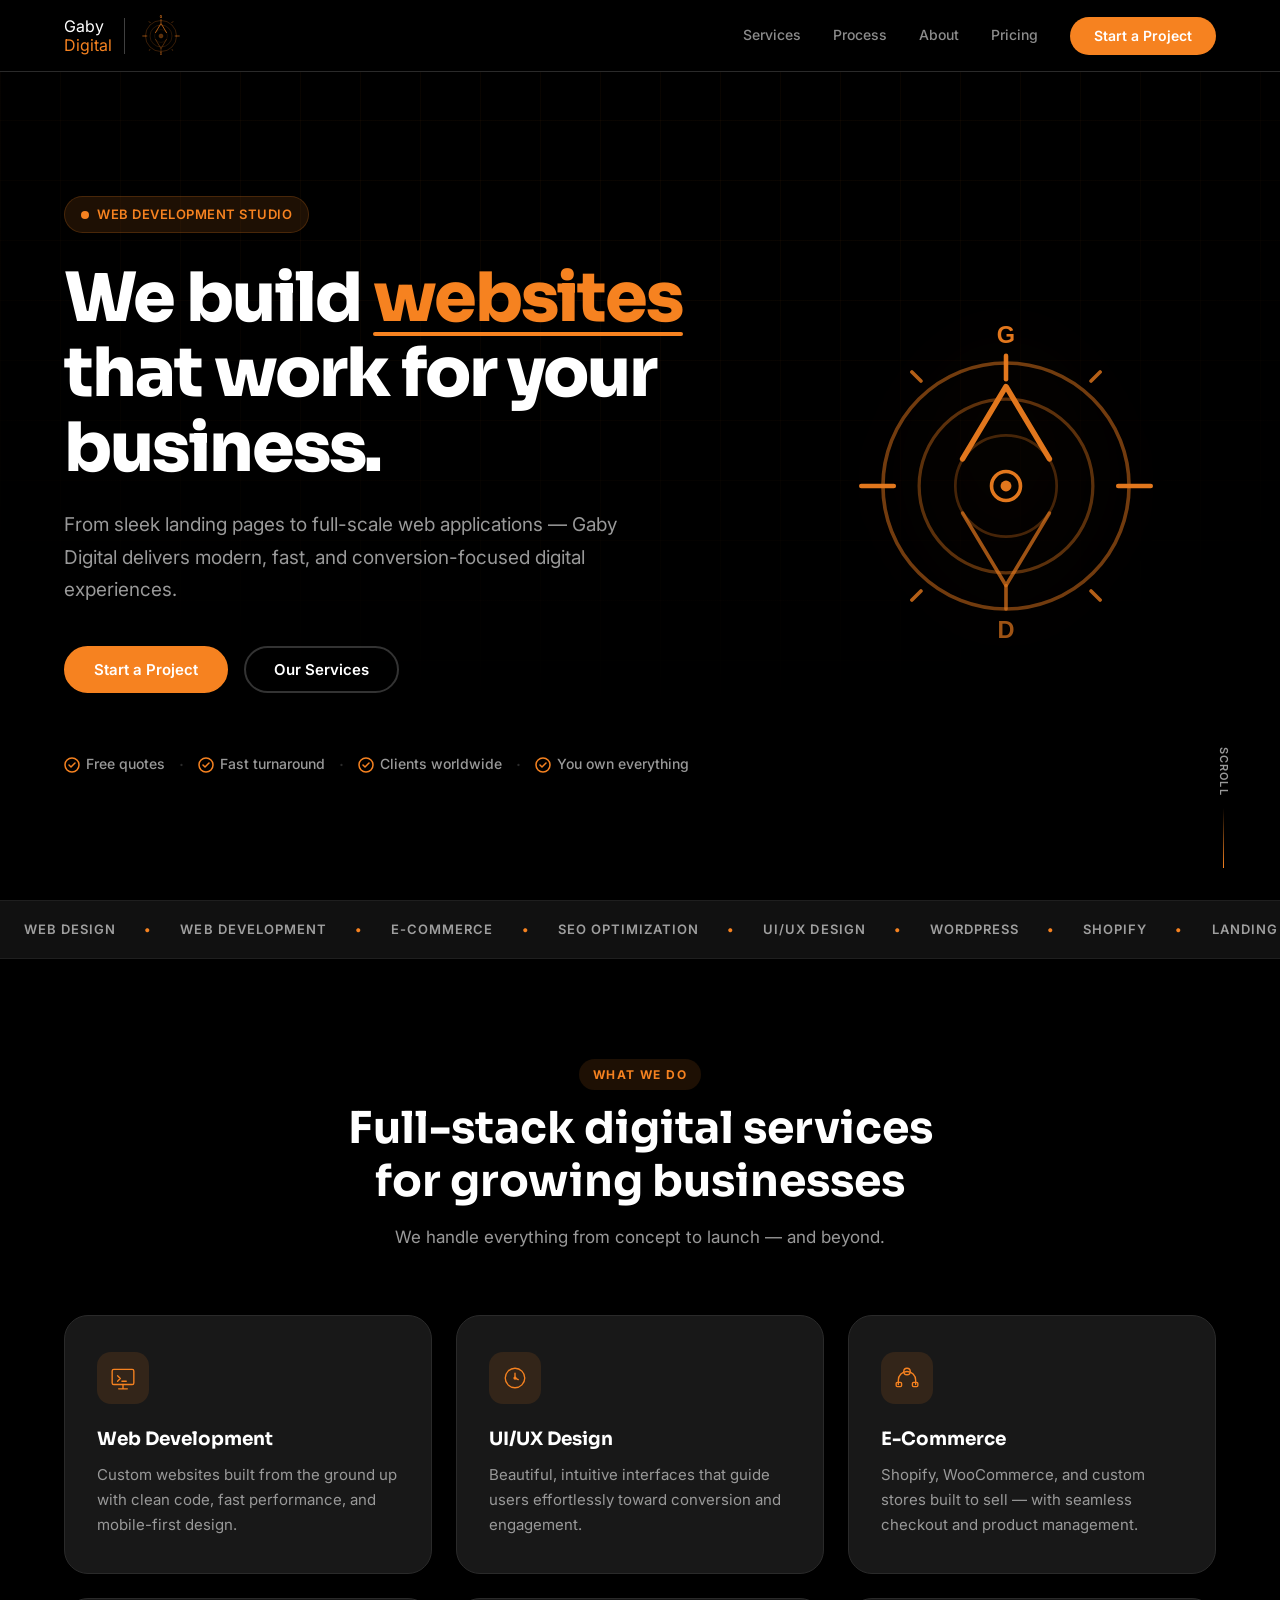
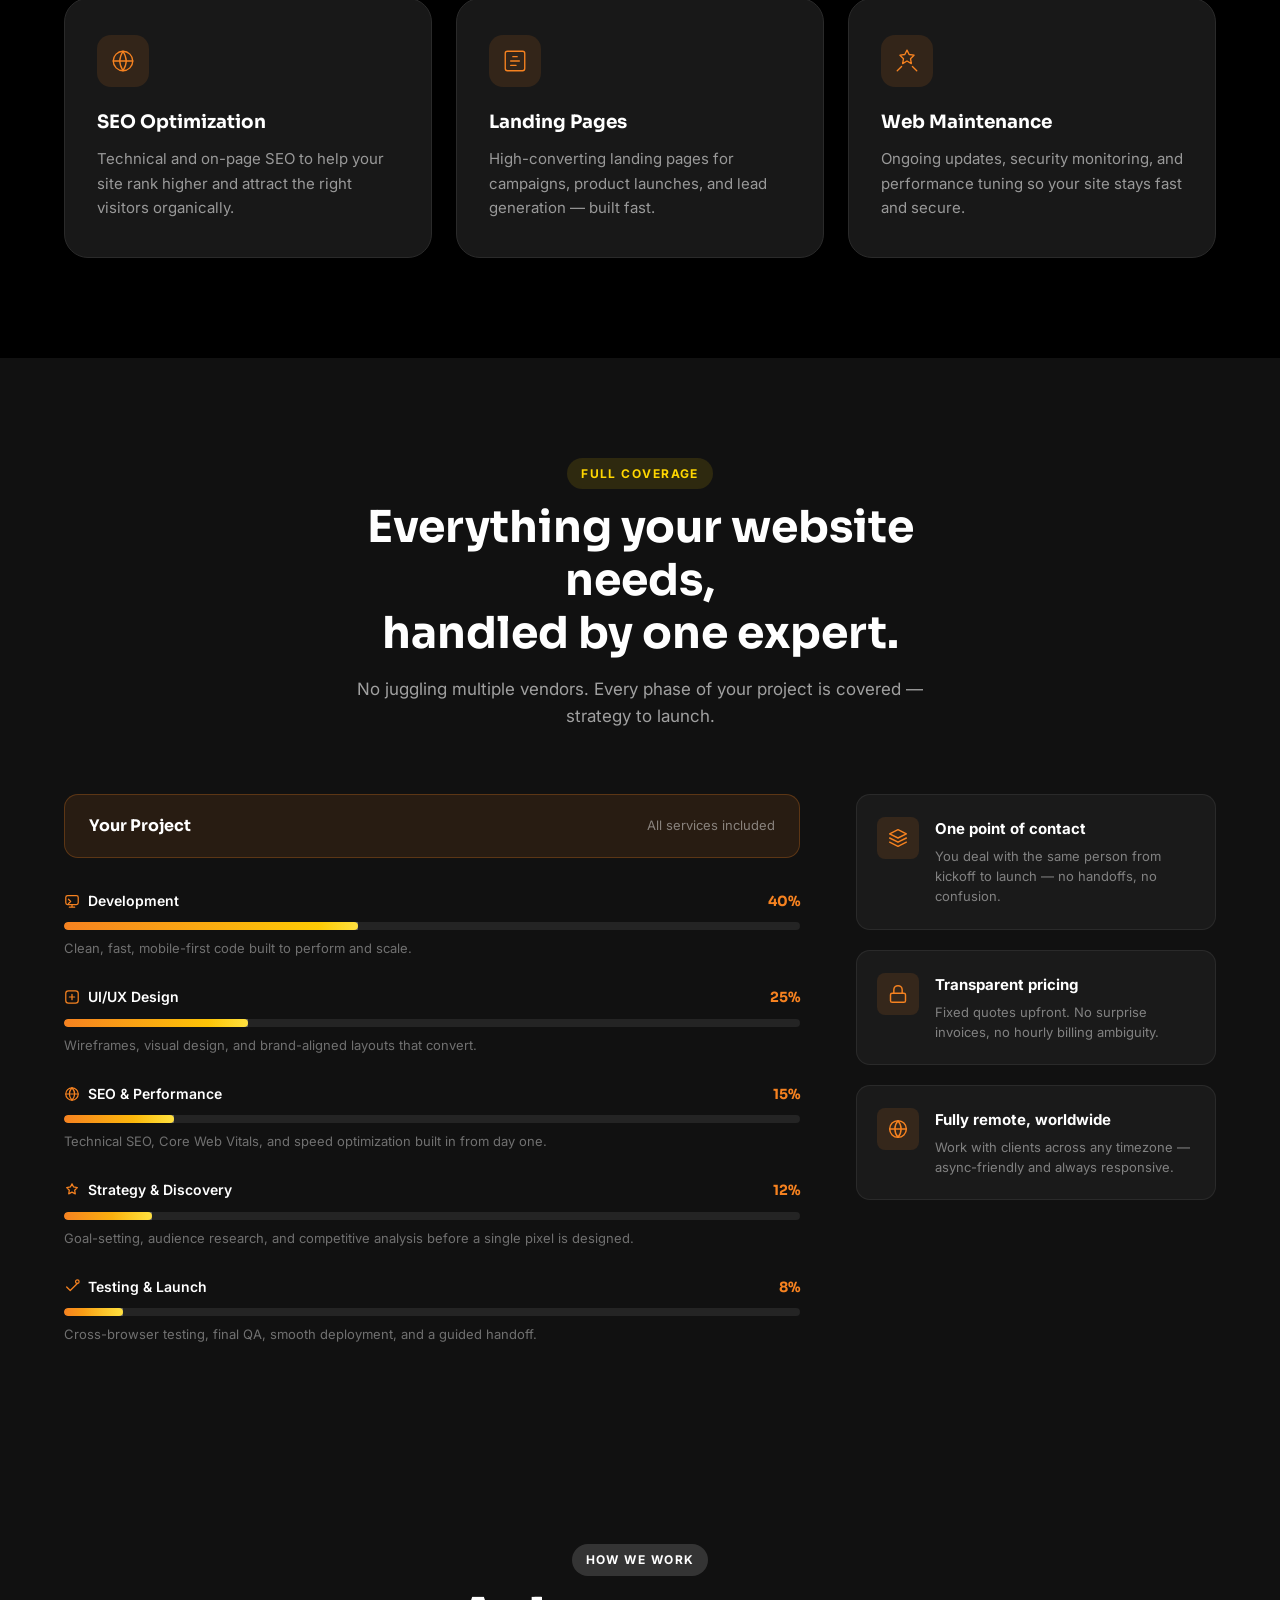
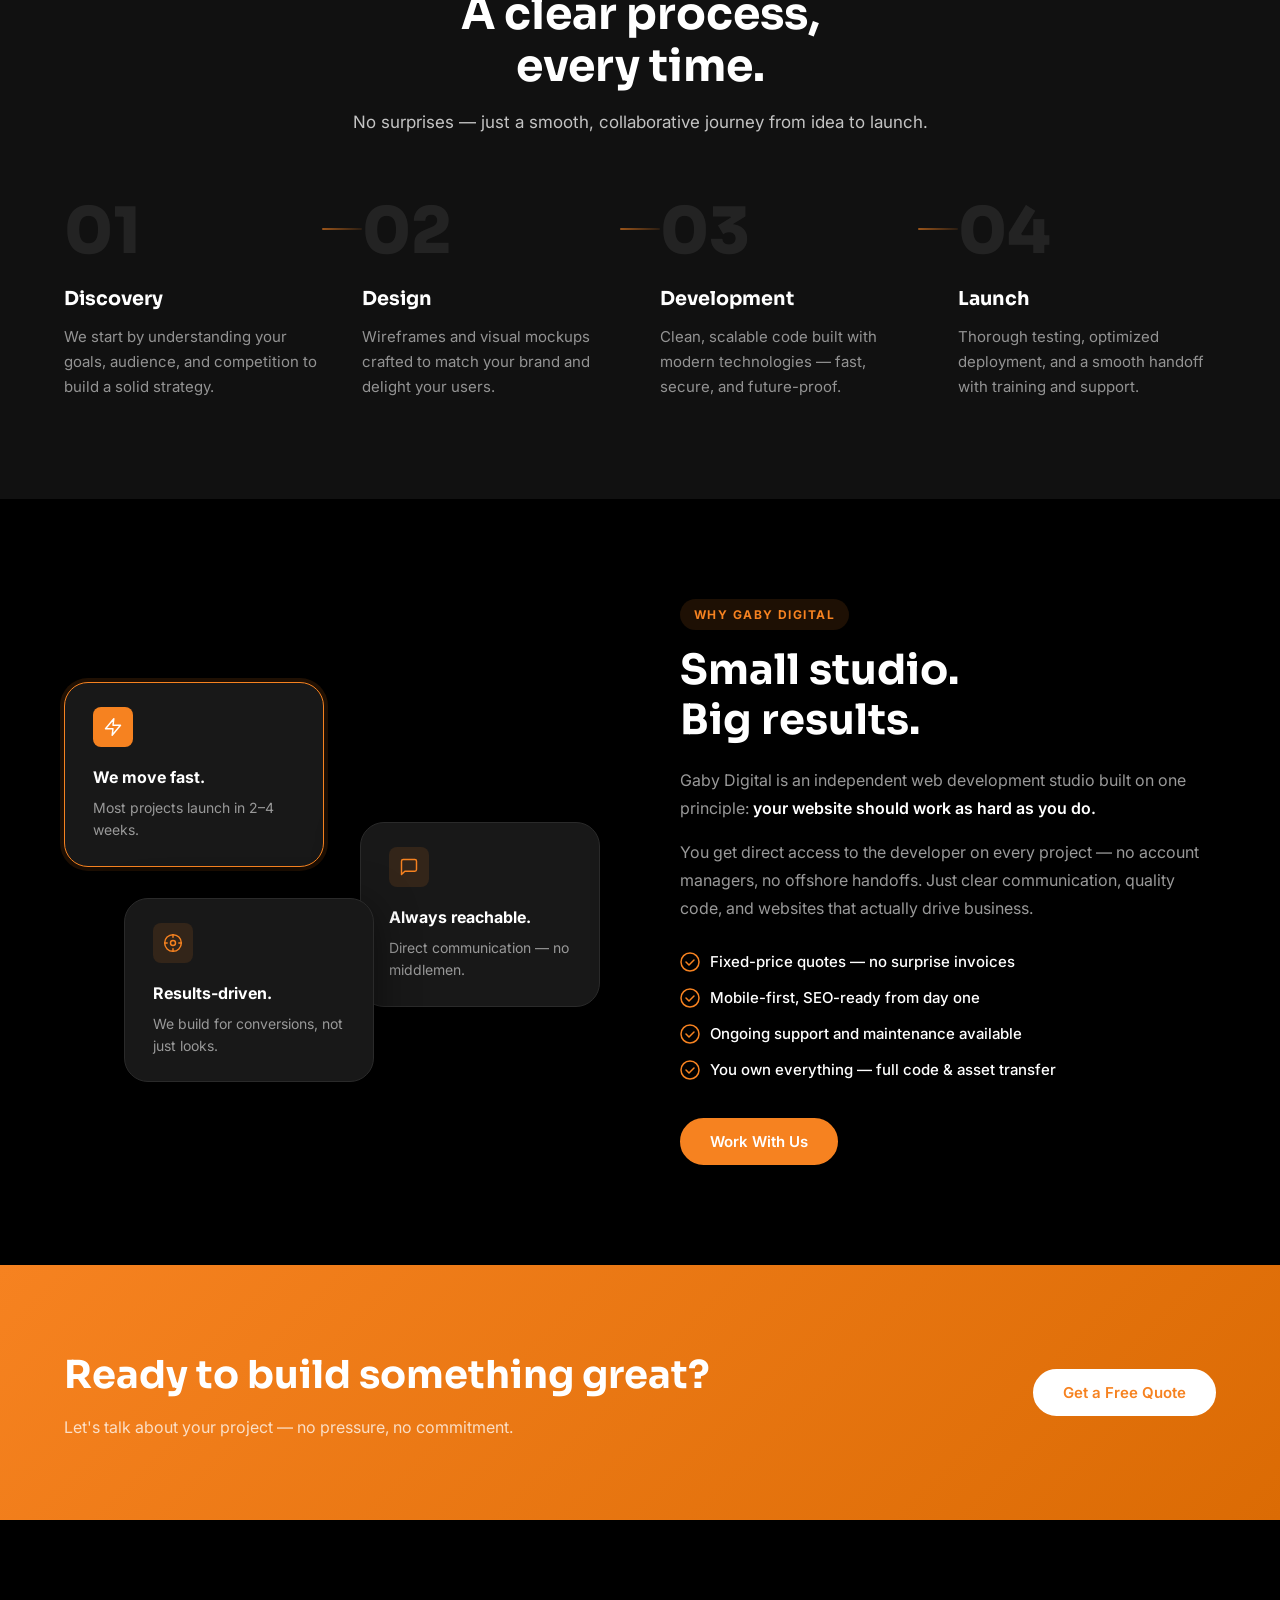
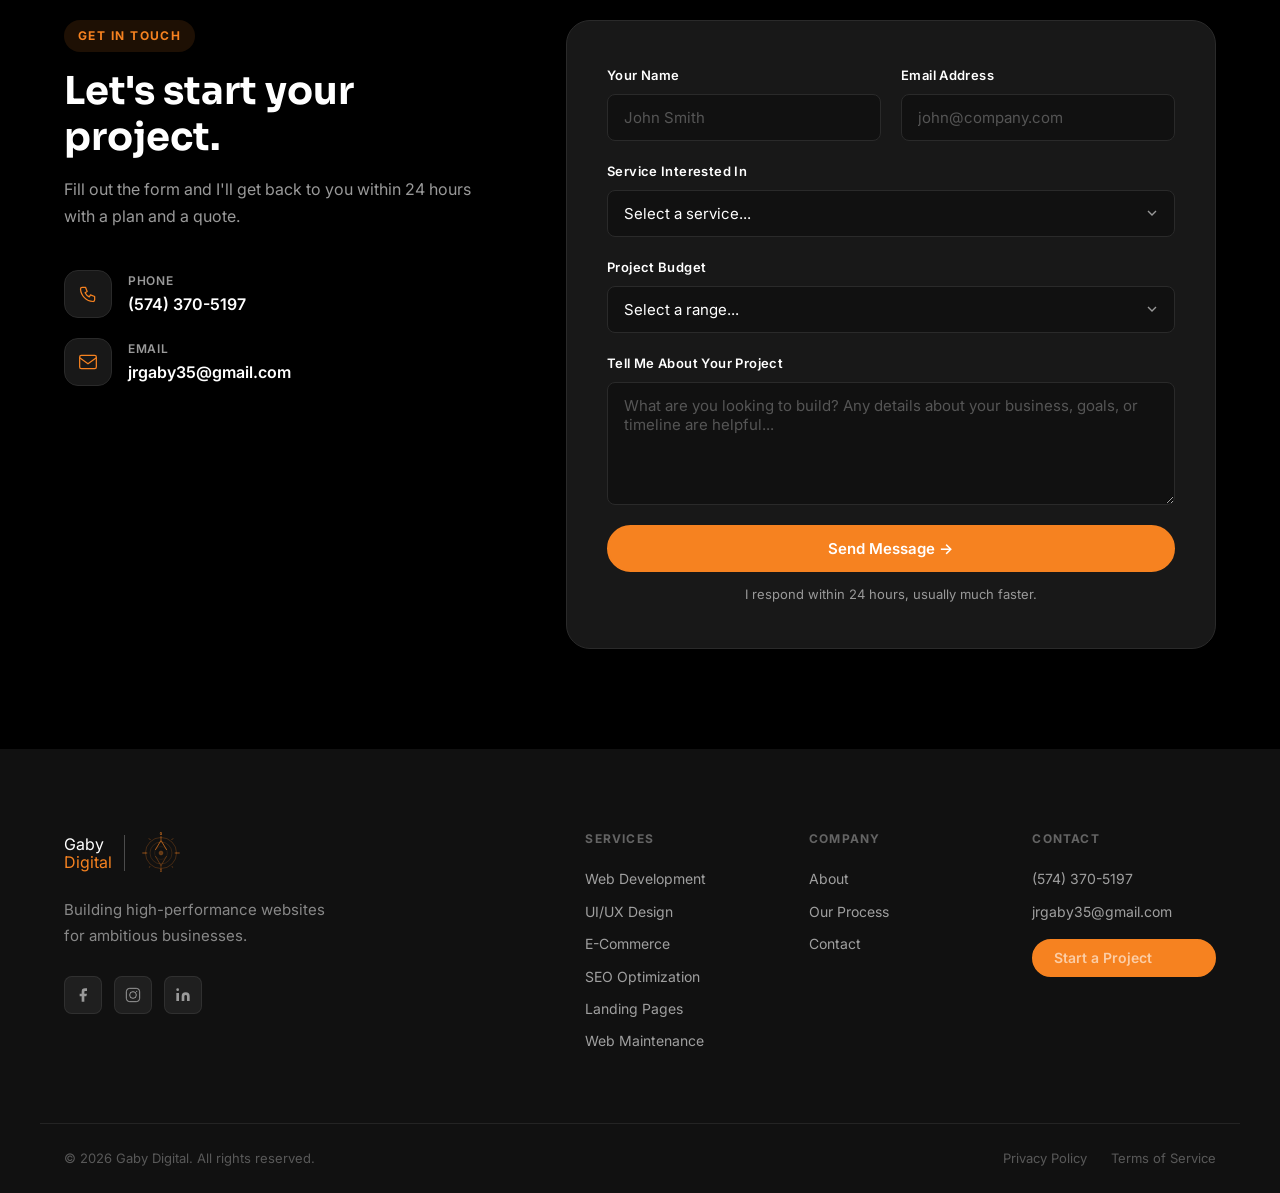
<file: index.html>
<!DOCTYPE html>
<html lang="en">
<head>
  <meta charset="UTF-8" />
  <meta name="viewport" content="width=device-width, initial-scale=1.0" />
  <title>Gaby Digital — Web Development Studio</title>
  <meta name="description" content="Gaby Digital builds stunning, high-performance websites and web applications for businesses ready to grow online." />
  <link rel="preconnect" href="https://fonts.googleapis.com" />
  <link rel="preconnect" href="https://fonts.gstatic.com" crossorigin />
  <link href="https://fonts.googleapis.com/css2?family=Inter:wght@300;400;500;600;700;800;900&family=Sora:wght@400;600;700;800&display=swap" rel="stylesheet" />
  <link rel="stylesheet" href="style.css" />
</head>
<body>

  <!-- NAV -->
  <header class="nav" id="nav">
    <div class="nav__inner container">
      <a href="#" class="nav__logo footer__logo">
        <div class="footer__wordmark">
          <span class="logo-gaby">Gaby</span>
          <span class="logo-digital">Digital</span>
        </div>
        <div class="footer__logo-divider"></div>
        <img src="gaby-digital-logo-cr9.svg" class="footer__logo-img" alt="Gaby Digital logo" />
      </a>
      <nav class="nav__links" id="navLinks">
        <a href="#services">Services</a>
        <a href="#process">Process</a>
        <a href="#about">About</a>
        <a href="pricing.html">Pricing</a>
        <a href="#contact" class="btn btn--nav">Start a Project</a>
      </nav>
      <button class="nav__hamburger" id="hamburger" aria-label="Toggle menu">
        <span></span><span></span><span></span>
      </button>
    </div>
  </header>

  <!-- HERO -->
  <section class="hero" id="home">
    <div class="hero__bg-grid"></div>
    <div class="container hero__inner">
      <div class="hero__content">
      <div class="hero__badge">Web Development Studio</div>
      <h1 class="hero__headline">
        We build
        <span class="hero__flip-wrapper">
          <span class="hero__flip" id="heroFlip">websites</span>
        </span>
        <br />that work for your business.
      </h1>
      <p class="hero__sub">From sleek landing pages to full-scale web applications — Gaby Digital delivers modern, fast, and conversion-focused digital experiences.</p>
      <div class="hero__ctas">
        <a href="#contact" class="btn btn--primary">Start a Project</a>
        <a href="#services" class="btn btn--ghost">Our Services</a>
      </div>
      <div class="hero__trust">
        <span class="trust-item">
          <svg viewBox="0 0 16 16" fill="none" xmlns="http://www.w3.org/2000/svg"><circle cx="8" cy="8" r="7" stroke="currentColor" stroke-width="1.5"/><path d="M5 8l2 2 4-4" stroke="currentColor" stroke-width="1.5" stroke-linecap="round" stroke-linejoin="round"/></svg>
          Free quotes
        </span>
        <span class="trust-sep">·</span>
        <span class="trust-item">
          <svg viewBox="0 0 16 16" fill="none" xmlns="http://www.w3.org/2000/svg"><circle cx="8" cy="8" r="7" stroke="currentColor" stroke-width="1.5"/><path d="M5 8l2 2 4-4" stroke="currentColor" stroke-width="1.5" stroke-linecap="round" stroke-linejoin="round"/></svg>
          Fast turnaround
        </span>
        <span class="trust-sep">·</span>
        <span class="trust-item">
          <svg viewBox="0 0 16 16" fill="none" xmlns="http://www.w3.org/2000/svg"><circle cx="8" cy="8" r="7" stroke="currentColor" stroke-width="1.5"/><path d="M5 8l2 2 4-4" stroke="currentColor" stroke-width="1.5" stroke-linecap="round" stroke-linejoin="round"/></svg>
          Clients worldwide
        </span>
        <span class="trust-sep">·</span>
        <span class="trust-item">
          <svg viewBox="0 0 16 16" fill="none" xmlns="http://www.w3.org/2000/svg"><circle cx="8" cy="8" r="7" stroke="currentColor" stroke-width="1.5"/><path d="M5 8l2 2 4-4" stroke="currentColor" stroke-width="1.5" stroke-linecap="round" stroke-linejoin="round"/></svg>
          You own everything
        </span>
      </div>
      </div><!-- end hero__content -->
      <div class="hero__logo-display">
        <img src="gaby-digital-logo-cr9.svg" alt="Gaby Digital" />
      </div>
    </div>
    <div class="hero__scroll-hint">
      <span>Scroll</span>
      <div class="hero__scroll-line"></div>
    </div>
  </section>

  <!-- MARQUEE -->
  <div class="marquee">
    <div class="marquee__track">
      <span>Web Design</span><span class="dot">•</span>
      <span>Web Development</span><span class="dot">•</span>
      <span>E-Commerce</span><span class="dot">•</span>
      <span>SEO Optimization</span><span class="dot">•</span>
      <span>UI/UX Design</span><span class="dot">•</span>
      <span>WordPress</span><span class="dot">•</span>
      <span>Shopify</span><span class="dot">•</span>
      <span>Landing Pages</span><span class="dot">•</span>
      <span>Web Maintenance</span><span class="dot">•</span>
      <span>Web Design</span><span class="dot">•</span>
      <span>Web Development</span><span class="dot">•</span>
      <span>E-Commerce</span><span class="dot">•</span>
      <span>SEO Optimization</span><span class="dot">•</span>
      <span>UI/UX Design</span><span class="dot">•</span>
      <span>WordPress</span><span class="dot">•</span>
      <span>Shopify</span><span class="dot">•</span>
      <span>Landing Pages</span><span class="dot">•</span>
      <span>Web Maintenance</span><span class="dot">•</span>
    </div>
  </div>

  <!-- SERVICES -->
  <section class="section services" id="services">
    <div class="container">
      <div class="section__header">
        <div class="section__tag">What We Do</div>
        <h2>Full-stack digital services<br />for growing businesses</h2>
        <p>We handle everything from concept to launch — and beyond.</p>
      </div>
      <div class="services__grid">
        <div class="service-card">
          <div class="service-card__icon">
            <svg viewBox="0 0 48 48" fill="none" xmlns="http://www.w3.org/2000/svg"><rect x="4" y="8" width="40" height="28" rx="3" stroke="currentColor" stroke-width="2.5"/><path d="M16 44h16M24 36v8" stroke="currentColor" stroke-width="2.5" stroke-linecap="round"/><path d="M14 20l5 5-5 5M22 30h8" stroke="currentColor" stroke-width="2.5" stroke-linecap="round" stroke-linejoin="round"/></svg>
          </div>
          <h3>Web Development</h3>
          <p>Custom websites built from the ground up with clean code, fast performance, and mobile-first design.</p>
        </div>
        <div class="service-card">
          <div class="service-card__icon">
            <svg viewBox="0 0 48 48" fill="none" xmlns="http://www.w3.org/2000/svg"><rect x="6" y="6" width="36" height="36" rx="18" stroke="currentColor" stroke-width="2.5"/><path d="M24 15v9l6 3" stroke="currentColor" stroke-width="2.5" stroke-linecap="round"/><circle cx="24" cy="24" r="3" fill="currentColor"/></svg>
          </div>
          <h3>UI/UX Design</h3>
          <p>Beautiful, intuitive interfaces that guide users effortlessly toward conversion and engagement.</p>
        </div>
        <div class="service-card">
          <div class="service-card__icon">
            <svg viewBox="0 0 48 48" fill="none" xmlns="http://www.w3.org/2000/svg"><path d="M8 36V28a16 16 0 0132 0v8" stroke="currentColor" stroke-width="2.5" stroke-linecap="round"/><rect x="4" y="32" width="10" height="8" rx="2" stroke="currentColor" stroke-width="2.5"/><rect x="34" y="32" width="10" height="8" rx="2" stroke="currentColor" stroke-width="2.5"/><circle cx="24" cy="12" r="6" stroke="currentColor" stroke-width="2.5"/></svg>
          </div>
          <h3>E-Commerce</h3>
          <p>Shopify, WooCommerce, and custom stores built to sell — with seamless checkout and product management.</p>
        </div>
        <div class="service-card">
          <div class="service-card__icon">
            <svg viewBox="0 0 48 48" fill="none" xmlns="http://www.w3.org/2000/svg"><circle cx="24" cy="24" r="18" stroke="currentColor" stroke-width="2.5"/><path d="M24 6C24 6 18 16 18 24s6 18 6 18M24 6c0 0 6 10 6 18s-6 18-6 18M6 24h36" stroke="currentColor" stroke-width="2.5" stroke-linecap="round"/></svg>
          </div>
          <h3>SEO Optimization</h3>
          <p>Technical and on-page SEO to help your site rank higher and attract the right visitors organically.</p>
        </div>
        <div class="service-card">
          <div class="service-card__icon">
            <svg viewBox="0 0 48 48" fill="none" xmlns="http://www.w3.org/2000/svg"><rect x="6" y="6" width="36" height="36" rx="4" stroke="currentColor" stroke-width="2.5"/><path d="M16 24h16M16 32h10M20 16h8" stroke="currentColor" stroke-width="2.5" stroke-linecap="round"/></svg>
          </div>
          <h3>Landing Pages</h3>
          <p>High-converting landing pages for campaigns, product launches, and lead generation — built fast.</p>
        </div>
        <div class="service-card">
          <div class="service-card__icon">
            <svg viewBox="0 0 48 48" fill="none" xmlns="http://www.w3.org/2000/svg"><path d="M24 4l4 8 9 1.3-6.5 6.4 1.5 9L24 24l-8 4.7 1.5-9L11 13.3 20 12z" stroke="currentColor" stroke-width="2.5" stroke-linejoin="round"/><path d="M14 34l-8 8M34 34l8 8" stroke="currentColor" stroke-width="2.5" stroke-linecap="round"/></svg>
          </div>
          <h3>Web Maintenance</h3>
          <p>Ongoing updates, security monitoring, and performance tuning so your site stays fast and secure.</p>
        </div>
      </div>
    </div>
  </section>

  <!-- COVERAGE CHART -->
  <section class="section coverage" id="coverage">
    <div class="container">
      <div class="section__header">
        <div class="section__tag">Full Coverage</div>
        <h2>Everything your website needs,<br />handled by one expert.</h2>
        <p>No juggling multiple vendors. Every phase of your project is covered — strategy to launch.</p>
      </div>
      <div class="coverage__layout">
        <div class="coverage__chart">
          <div class="cov-pool">
            <div class="cov-pool__label">Your Project</div>
            <div class="cov-pool__sub">All services included</div>
          </div>
          <div class="cov-bars">
            <div class="cov-bar" data-pct="40">
              <div class="cov-bar__meta">
                <span class="cov-bar__name">
                  <svg viewBox="0 0 18 18" fill="none" xmlns="http://www.w3.org/2000/svg"><rect x="2" y="3" width="14" height="10" rx="2" stroke="currentColor" stroke-width="1.4"/><path d="M6 16h6M9 13v3" stroke="currentColor" stroke-width="1.4" stroke-linecap="round"/><path d="M5 7l2.5 2.5L5 12" stroke="currentColor" stroke-width="1.4" stroke-linecap="round" stroke-linejoin="round"/></svg>
                  Development
                </span>
                <span class="cov-bar__pct">40%</span>
              </div>
              <div class="cov-bar__track">
                <div class="cov-bar__fill" style="--pct:40%"></div>
              </div>
              <p class="cov-bar__desc">Clean, fast, mobile-first code built to perform and scale.</p>
            </div>
            <div class="cov-bar" data-pct="25">
              <div class="cov-bar__meta">
                <span class="cov-bar__name">
                  <svg viewBox="0 0 18 18" fill="none" xmlns="http://www.w3.org/2000/svg"><rect x="2" y="2" width="14" height="14" rx="3" stroke="currentColor" stroke-width="1.4"/><path d="M6 9h6M9 6v6" stroke="currentColor" stroke-width="1.4" stroke-linecap="round"/></svg>
                  UI/UX Design
                </span>
                <span class="cov-bar__pct">25%</span>
              </div>
              <div class="cov-bar__track">
                <div class="cov-bar__fill" style="--pct:25%"></div>
              </div>
              <p class="cov-bar__desc">Wireframes, visual design, and brand-aligned layouts that convert.</p>
            </div>
            <div class="cov-bar" data-pct="15">
              <div class="cov-bar__meta">
                <span class="cov-bar__name">
                  <svg viewBox="0 0 18 18" fill="none" xmlns="http://www.w3.org/2000/svg"><circle cx="9" cy="9" r="7" stroke="currentColor" stroke-width="1.4"/><path d="M9 2s-3 3.5-3 7 3 7 3 7M9 2s3 3.5 3 7-3 7-3 7M2 9h14" stroke="currentColor" stroke-width="1.4" stroke-linecap="round"/></svg>
                  SEO & Performance
                </span>
                <span class="cov-bar__pct">15%</span>
              </div>
              <div class="cov-bar__track">
                <div class="cov-bar__fill" style="--pct:15%"></div>
              </div>
              <p class="cov-bar__desc">Technical SEO, Core Web Vitals, and speed optimization built in from day one.</p>
            </div>
            <div class="cov-bar" data-pct="12">
              <div class="cov-bar__meta">
                <span class="cov-bar__name">
                  <svg viewBox="0 0 18 18" fill="none" xmlns="http://www.w3.org/2000/svg"><path d="M9 2l1.8 3.6L15 6.3l-3 2.9.7 4.1L9 11.4 5.3 13.3 6 9.2 3 6.3l4.2-.7z" stroke="currentColor" stroke-width="1.4" stroke-linejoin="round"/></svg>
                  Strategy & Discovery
                </span>
                <span class="cov-bar__pct">12%</span>
              </div>
              <div class="cov-bar__track">
                <div class="cov-bar__fill" style="--pct:12%"></div>
              </div>
              <p class="cov-bar__desc">Goal-setting, audience research, and competitive analysis before a single pixel is designed.</p>
            </div>
            <div class="cov-bar" data-pct="8">
              <div class="cov-bar__meta">
                <span class="cov-bar__name">
                  <svg viewBox="0 0 18 18" fill="none" xmlns="http://www.w3.org/2000/svg"><path d="M3 9l4 4 8-8" stroke="currentColor" stroke-width="1.4" stroke-linecap="round" stroke-linejoin="round"/><circle cx="15" cy="3" r="2" stroke="currentColor" stroke-width="1.4"/></svg>
                  Testing & Launch
                </span>
                <span class="cov-bar__pct">8%</span>
              </div>
              <div class="cov-bar__track">
                <div class="cov-bar__fill" style="--pct:8%"></div>
              </div>
              <p class="cov-bar__desc">Cross-browser testing, final QA, smooth deployment, and a guided handoff.</p>
            </div>
          </div>
        </div>
        <div class="coverage__callouts">
          <div class="cov-callout">
            <div class="cov-callout__icon">
              <svg viewBox="0 0 24 24" fill="none" xmlns="http://www.w3.org/2000/svg"><path d="M12 2L2 7l10 5 10-5-10-5zM2 17l10 5 10-5M2 12l10 5 10-5" stroke="currentColor" stroke-width="1.75" stroke-linecap="round" stroke-linejoin="round"/></svg>
            </div>
            <div>
              <strong>One point of contact</strong>
              <p>You deal with the same person from kickoff to launch — no handoffs, no confusion.</p>
            </div>
          </div>
          <div class="cov-callout">
            <div class="cov-callout__icon">
              <svg viewBox="0 0 24 24" fill="none" xmlns="http://www.w3.org/2000/svg"><rect x="3" y="11" width="18" height="11" rx="2" stroke="currentColor" stroke-width="1.75"/><path d="M7 11V7a5 5 0 0110 0v4" stroke="currentColor" stroke-width="1.75" stroke-linecap="round"/></svg>
            </div>
            <div>
              <strong>Transparent pricing</strong>
              <p>Fixed quotes upfront. No surprise invoices, no hourly billing ambiguity.</p>
            </div>
          </div>
          <div class="cov-callout">
            <div class="cov-callout__icon">
              <svg viewBox="0 0 24 24" fill="none" xmlns="http://www.w3.org/2000/svg"><circle cx="12" cy="12" r="10" stroke="currentColor" stroke-width="1.75"/><path d="M2 12h20M12 2a15.3 15.3 0 010 20M12 2a15.3 15.3 0 000 20" stroke="currentColor" stroke-width="1.75" stroke-linecap="round"/></svg>
            </div>
            <div>
              <strong>Fully remote, worldwide</strong>
              <p>Work with clients across any timezone — async-friendly and always responsive.</p>
            </div>
          </div>
        </div>
      </div>
    </div>
  </section>

  <!-- PROCESS -->
  <section class="section process" id="process">
    <div class="container">
      <div class="section__header section__header--light">
        <div class="section__tag section__tag--light">How We Work</div>
        <h2>A clear process,<br />every time.</h2>
        <p>No surprises — just a smooth, collaborative journey from idea to launch.</p>
      </div>
      <div class="process__steps">
        <div class="process-step">
          <div class="process-step__num">01</div>
          <div class="process-step__content">
            <h3>Discovery</h3>
            <p>We start by understanding your goals, audience, and competition to build a solid strategy.</p>
          </div>
        </div>
        <div class="process-step__connector"></div>
        <div class="process-step">
          <div class="process-step__num">02</div>
          <div class="process-step__content">
            <h3>Design</h3>
            <p>Wireframes and visual mockups crafted to match your brand and delight your users.</p>
          </div>
        </div>
        <div class="process-step__connector"></div>
        <div class="process-step">
          <div class="process-step__num">03</div>
          <div class="process-step__content">
            <h3>Development</h3>
            <p>Clean, scalable code built with modern technologies — fast, secure, and future-proof.</p>
          </div>
        </div>
        <div class="process-step__connector"></div>
        <div class="process-step">
          <div class="process-step__num">04</div>
          <div class="process-step__content">
            <h3>Launch</h3>
            <p>Thorough testing, optimized deployment, and a smooth handoff with training and support.</p>
          </div>
        </div>
      </div>
    </div>
  </section>

  <!-- ABOUT / WHY US -->
  <section class="section about" id="about">
    <div class="container about__inner">
      <div class="about__visual">
        <div class="about__card about__card--main">
          <div class="about__card-icon">
            <svg viewBox="0 0 24 24" fill="none" xmlns="http://www.w3.org/2000/svg"><path d="M13 2L3 14h9l-1 8 10-12h-9l1-8z" stroke="currentColor" stroke-width="1.75" stroke-linecap="round" stroke-linejoin="round"/></svg>
          </div>
          <strong>We move fast.</strong>
          <span>Most projects launch in 2–4 weeks.</span>
        </div>
        <div class="about__card about__card--secondary">
          <div class="about__card-icon">
            <svg viewBox="0 0 24 24" fill="none" xmlns="http://www.w3.org/2000/svg"><path d="M21 15a2 2 0 01-2 2H7l-4 4V5a2 2 0 012-2h14a2 2 0 012 2z" stroke="currentColor" stroke-width="1.75" stroke-linecap="round" stroke-linejoin="round"/></svg>
          </div>
          <strong>Always reachable.</strong>
          <span>Direct communication — no middlemen.</span>
        </div>
        <div class="about__card about__card--tertiary">
          <div class="about__card-icon">
            <svg viewBox="0 0 24 24" fill="none" xmlns="http://www.w3.org/2000/svg"><circle cx="12" cy="12" r="10" stroke="currentColor" stroke-width="1.75"/><circle cx="12" cy="12" r="3" stroke="currentColor" stroke-width="1.75"/><path d="M12 2v3M12 19v3M2 12h3M19 12h3" stroke="currentColor" stroke-width="1.75" stroke-linecap="round"/></svg>
          </div>
          <strong>Results-driven.</strong>
          <span>We build for conversions, not just looks.</span>
        </div>
      </div>
      <div class="about__content">
        <div class="section__tag">Why Gaby Digital</div>
        <h2>Small studio.<br />Big results.</h2>
        <p>Gaby Digital is an independent web development studio built on one principle: <strong>your website should work as hard as you do.</strong></p>
        <p>You get direct access to the developer on every project — no account managers, no offshore handoffs. Just clear communication, quality code, and websites that actually drive business.</p>
        <ul class="about__list">
          <li>
            <svg viewBox="0 0 20 20" fill="none" xmlns="http://www.w3.org/2000/svg"><circle cx="10" cy="10" r="9" stroke="#F68220" stroke-width="1.5"/><path d="M6 10l3 3 5-5" stroke="#F68220" stroke-width="1.5" stroke-linecap="round" stroke-linejoin="round"/></svg>
            Fixed-price quotes — no surprise invoices
          </li>
          <li>
            <svg viewBox="0 0 20 20" fill="none" xmlns="http://www.w3.org/2000/svg"><circle cx="10" cy="10" r="9" stroke="#F68220" stroke-width="1.5"/><path d="M6 10l3 3 5-5" stroke="#F68220" stroke-width="1.5" stroke-linecap="round" stroke-linejoin="round"/></svg>
            Mobile-first, SEO-ready from day one
          </li>
          <li>
            <svg viewBox="0 0 20 20" fill="none" xmlns="http://www.w3.org/2000/svg"><circle cx="10" cy="10" r="9" stroke="#F68220" stroke-width="1.5"/><path d="M6 10l3 3 5-5" stroke="#F68220" stroke-width="1.5" stroke-linecap="round" stroke-linejoin="round"/></svg>
            Ongoing support and maintenance available
          </li>
          <li>
            <svg viewBox="0 0 20 20" fill="none" xmlns="http://www.w3.org/2000/svg"><circle cx="10" cy="10" r="9" stroke="#F68220" stroke-width="1.5"/><path d="M6 10l3 3 5-5" stroke="#F68220" stroke-width="1.5" stroke-linecap="round" stroke-linejoin="round"/></svg>
            You own everything — full code &amp; asset transfer
          </li>
        </ul>
        <a href="#contact" class="btn btn--primary">Work With Us</a>
      </div>
    </div>
  </section>

  <!-- CTA BAND -->
  <section class="cta-band">
    <div class="container cta-band__inner">
      <div>
        <h2>Ready to build something great?</h2>
        <p>Let's talk about your project — no pressure, no commitment.</p>
      </div>
      <a href="#contact" class="btn btn--white">Get a Free Quote</a>
    </div>
  </section>

  <!-- CONTACT -->
  <section class="section contact" id="contact">
    <div class="container contact__inner">
      <div class="contact__info">
        <div class="section__tag">Get In Touch</div>
        <h2>Let's start your project.</h2>
        <p>Fill out the form and I'll get back to you within 24 hours with a plan and a quote.</p>
        <div class="contact__details">
          <a href="tel:5743705197" class="contact-detail">
            <div class="contact-detail__icon">
              <svg viewBox="0 0 24 24" fill="none" xmlns="http://www.w3.org/2000/svg"><path d="M5 4h4l2 5-2.5 1.5a11 11 0 005 5L15 13l5 2v4a2 2 0 01-2 2A16 16 0 013 6a2 2 0 012-2z" stroke="currentColor" stroke-width="1.5" stroke-linecap="round" stroke-linejoin="round"/></svg>
            </div>
            <div>
              <span>Phone</span>
              <strong>(574) 370-5197</strong>
            </div>
          </a>
          <a href="mailto:jrgaby35@gmail.com" class="contact-detail">
            <div class="contact-detail__icon">
              <svg viewBox="0 0 24 24" fill="none" xmlns="http://www.w3.org/2000/svg"><rect x="2" y="4" width="20" height="16" rx="2" stroke="currentColor" stroke-width="1.5"/><path d="M2 7l10 7 10-7" stroke="currentColor" stroke-width="1.5" stroke-linecap="round"/></svg>
            </div>
            <div>
              <span>Email</span>
              <strong>jrgaby35@gmail.com</strong>
            </div>
          </a>
        </div>
      </div>
      <form class="contact__form" id="contactForm" action="https://api.web3forms.com/submit" method="POST" novalidate>
        <input type="hidden" name="access_key" value="799611c0-f4fd-4226-bd43-06ae92954657" />
        <input type="hidden" name="subject" value="New project inquiry — Gaby Digital" />
        <input type="hidden" name="redirect" value="https://jrgaby35-afk.github.io/Gaby.Digital/thanks.html" />
        <div class="form__row">
          <div class="form__group">
            <label for="name">Your Name</label>
            <input type="text" id="name" name="name" placeholder="John Smith" required />
          </div>
          <div class="form__group">
            <label for="email">Email Address</label>
            <input type="email" id="email" name="email" placeholder="john@company.com" required />
          </div>
        </div>
        <div class="form__group">
          <label for="service">Service Interested In</label>
          <select id="service" name="service">
            <option value="" disabled selected>Select a service...</option>
            <option>Web Development</option>
            <option>E-Commerce Store</option>
            <option>UI/UX Design</option>
            <option>Landing Page</option>
            <option>SEO Optimization</option>
            <option>Web Maintenance</option>
            <option>Other / Not Sure Yet</option>
          </select>
        </div>
        <div class="form__group">
          <label for="budget">Project Budget</label>
          <select id="budget" name="budget">
            <option value="" disabled selected>Select a range...</option>
            <option>Under $500</option>
            <option>$500 – $1,500</option>
            <option>$1,500 – $5,000</option>
            <option>$5,000+</option>
            <option>Not sure yet</option>
          </select>
        </div>
        <div class="form__group">
          <label for="message">Tell Me About Your Project</label>
          <textarea id="message" name="message" rows="5" placeholder="What are you looking to build? Any details about your business, goals, or timeline are helpful..." required></textarea>
        </div>
        <button type="submit" class="btn btn--primary btn--full">Send Message →</button>
        <p class="form__note">I respond within 24 hours, usually much faster.</p>
      </form>
    </div>
  </section>

  <!-- FOOTER -->
  <footer class="footer">
    <div class="container footer__inner">
      <div class="footer__brand">
        <a href="#" class="nav__logo footer__logo">
          <div class="footer__wordmark">
            <span class="logo-gaby">Gaby</span>
            <span class="logo-digital">Digital</span>
          </div>
          <div class="footer__logo-divider"></div>
          <img src="gaby-digital-logo-cr9.svg" class="footer__logo-img" alt="Gaby Digital logo" />
        </a>
        <p>Building high-performance websites<br />for ambitious businesses.</p>
        <div class="footer__social">
          <a href="#" aria-label="Facebook">
            <svg viewBox="0 0 24 24" fill="currentColor"><path d="M18 2h-3a5 5 0 00-5 5v3H7v4h3v8h4v-8h3l1-4h-4V7a1 1 0 011-1h3z"/></svg>
          </a>
          <a href="#" aria-label="Instagram">
            <svg viewBox="0 0 24 24" fill="none" stroke="currentColor" stroke-width="1.5"><rect x="2" y="2" width="20" height="20" rx="5"/><circle cx="12" cy="12" r="5"/><circle cx="17.5" cy="6.5" r="1" fill="currentColor" stroke="none"/></svg>
          </a>
          <a href="#" aria-label="LinkedIn">
            <svg viewBox="0 0 24 24" fill="currentColor"><path d="M16 8a6 6 0 016 6v7h-4v-7a2 2 0 00-2-2 2 2 0 00-2 2v7h-4v-7a6 6 0 016-6zM2 9h4v12H2z"/><circle cx="4" cy="4" r="2"/></svg>
          </a>
        </div>
      </div>
      <div class="footer__links">
        <div class="footer__col">
          <h4>Services</h4>
          <a href="#services">Web Development</a>
          <a href="#services">UI/UX Design</a>
          <a href="#services">E-Commerce</a>
          <a href="#services">SEO Optimization</a>
          <a href="#services">Landing Pages</a>
          <a href="#services">Web Maintenance</a>
        </div>
        <div class="footer__col">
          <h4>Company</h4>
          <a href="#about">About</a>
          <a href="#process">Our Process</a>
          <a href="#contact">Contact</a>
        </div>
        <div class="footer__col">
          <h4>Contact</h4>
          <a href="tel:5743705197">(574) 370-5197</a>
          <a href="mailto:jrgaby35@gmail.com">jrgaby35@gmail.com</a>
          <a href="#contact" class="btn btn--primary btn--sm" style="margin-top:1rem">Start a Project</a>
        </div>
      </div>
    </div>
    <div class="footer__bottom">
      <div class="container">
        <p>© 2026 Gaby Digital. All rights reserved.</p>
        <div class="footer__bottom-links">
          <a href="#">Privacy Policy</a>
          <a href="#">Terms of Service</a>
        </div>
      </div>
    </div>
  </footer>

  <script src="script.js"></script>
</body>
</html>
</file>
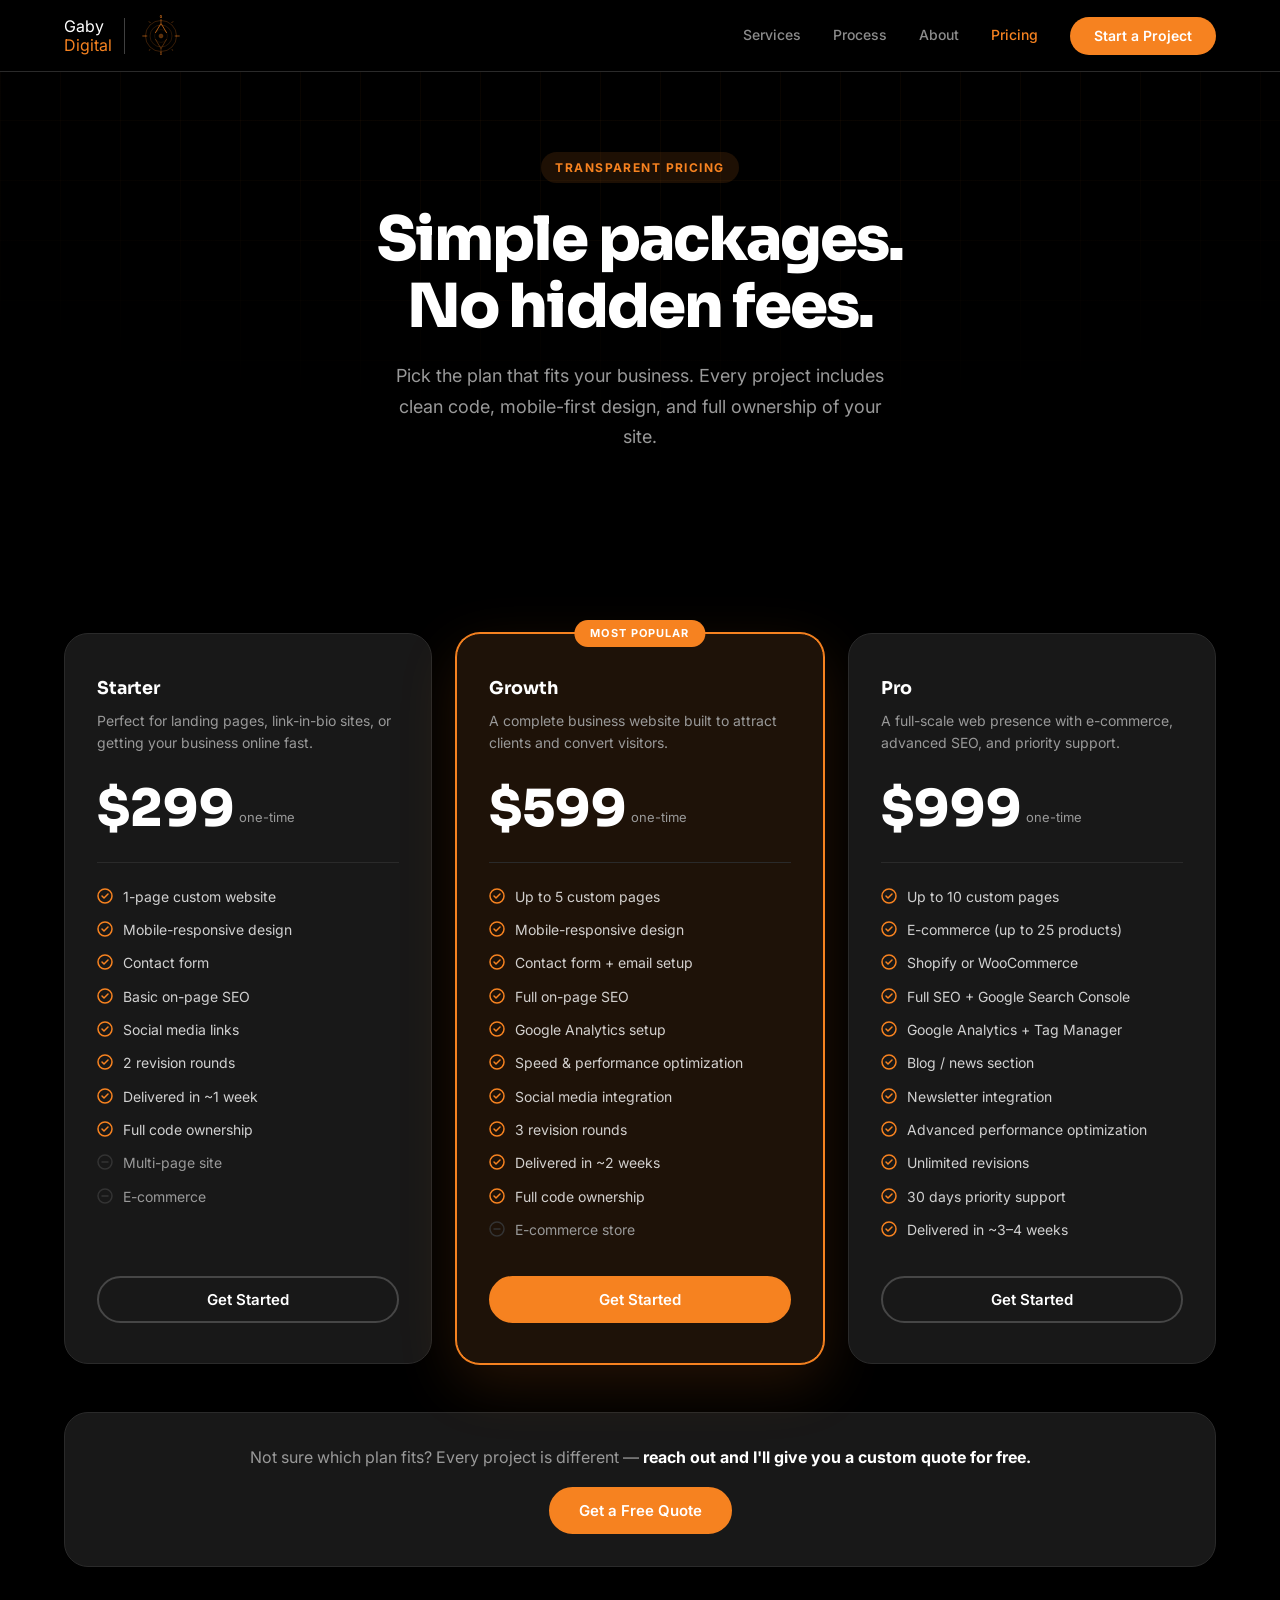
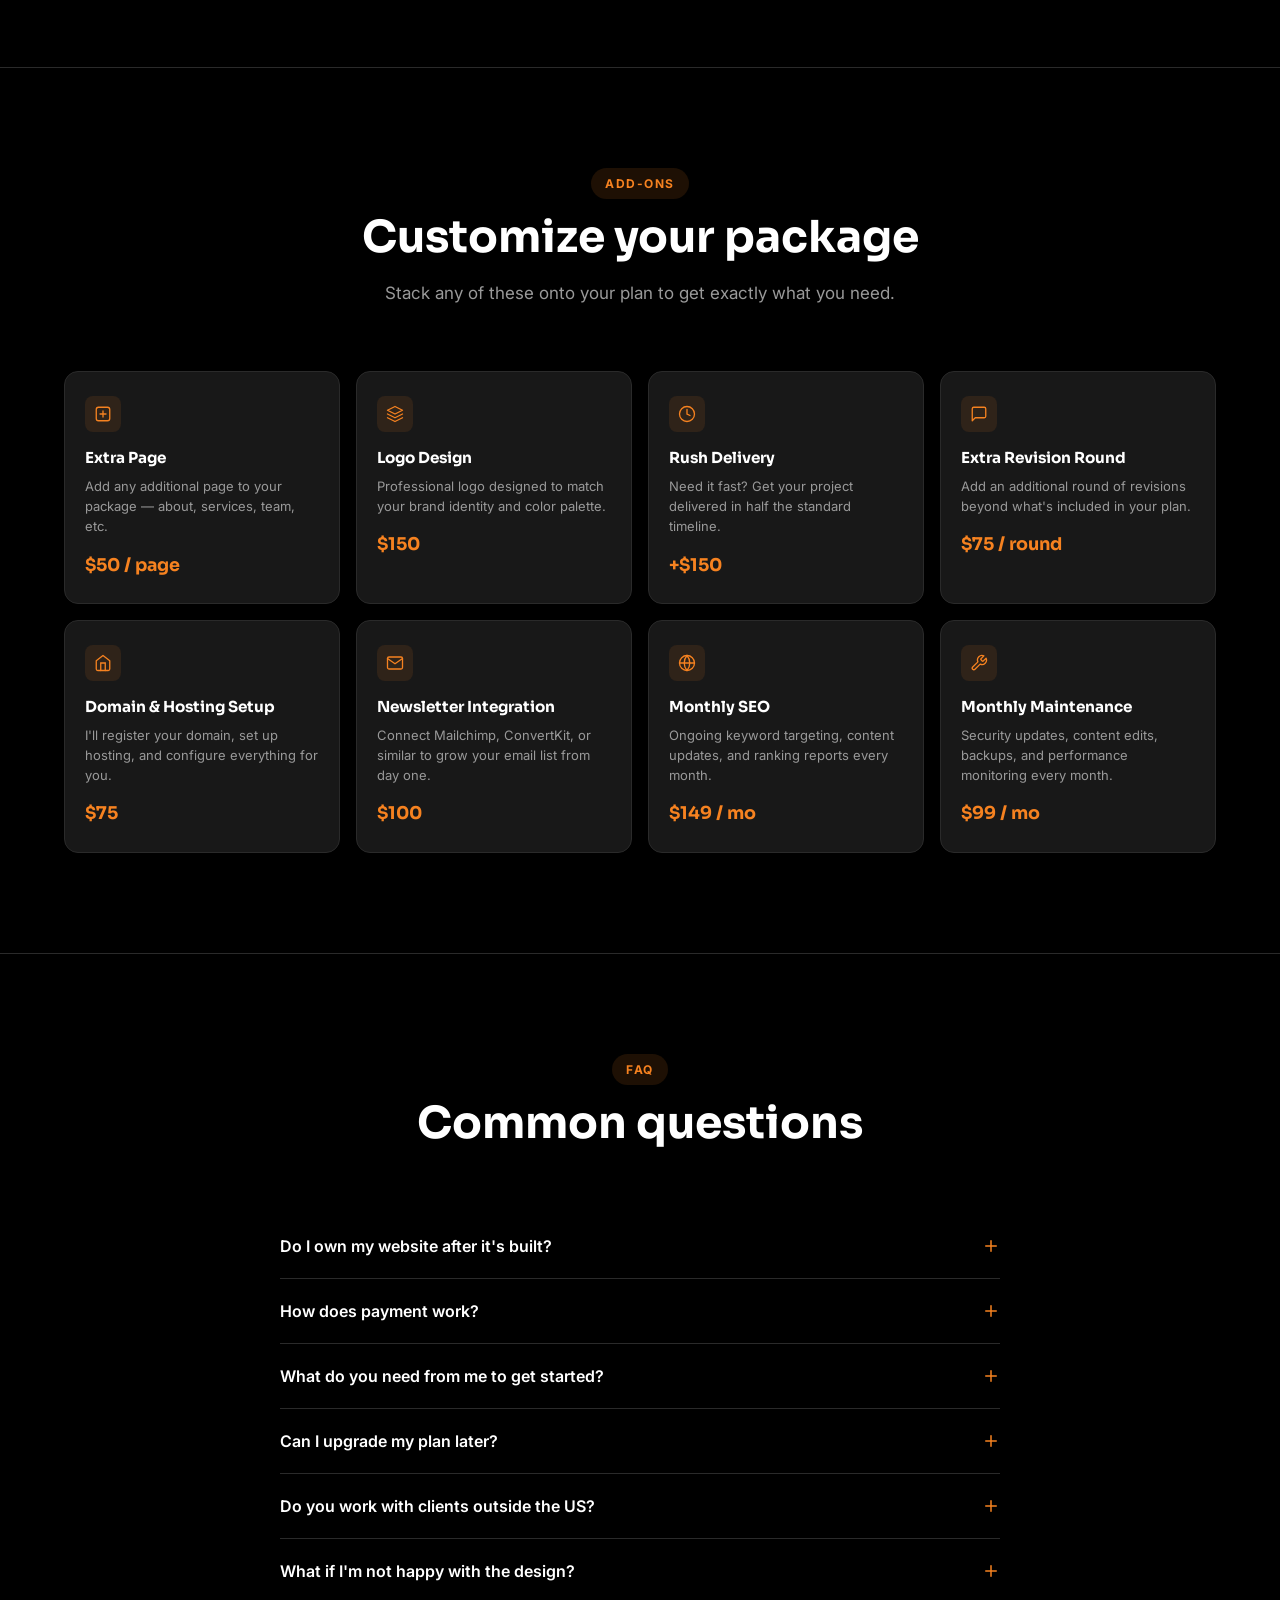
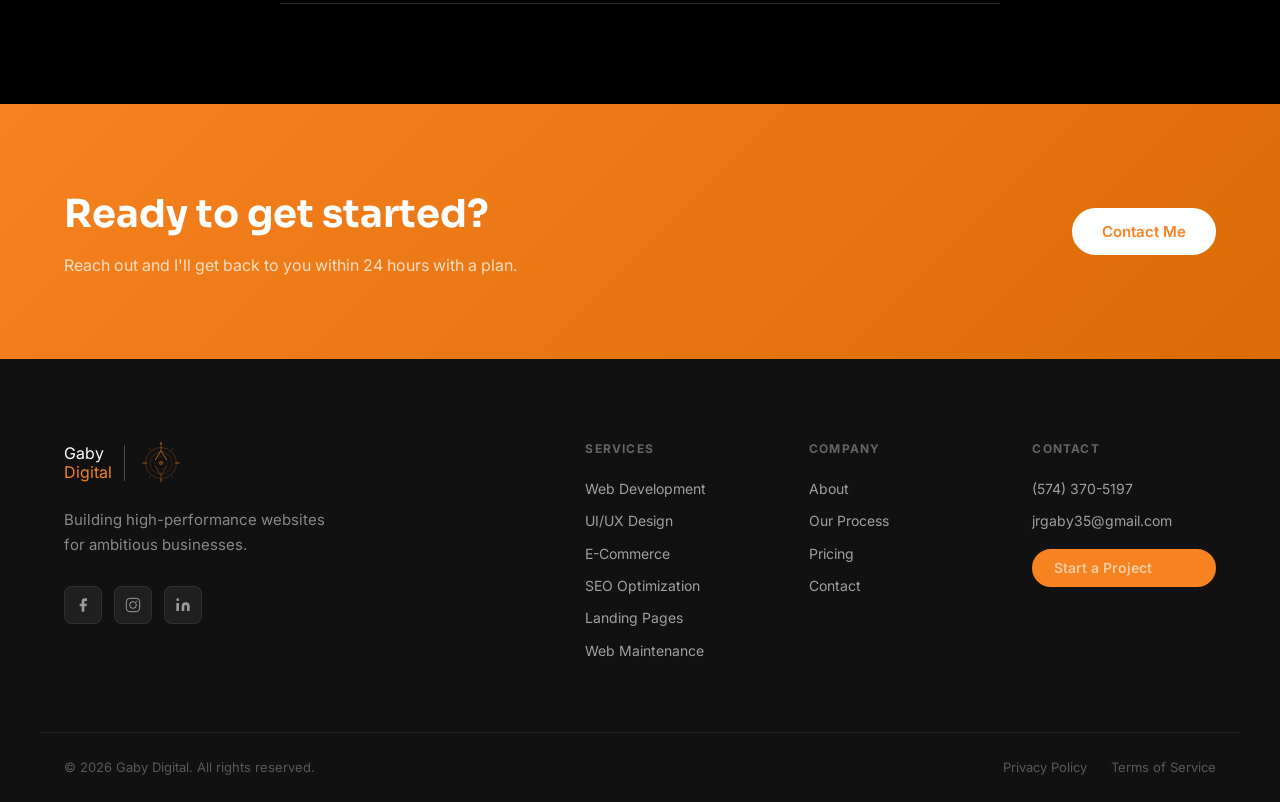
<file: pricing.html>
<!DOCTYPE html>
<html lang="en">
<head>
  <meta charset="UTF-8" />
  <meta name="viewport" content="width=device-width, initial-scale=1.0" />
  <title>Pricing — Gaby Digital</title>
  <meta name="description" content="Simple, transparent pricing for websites, e-commerce, and web design. No hidden fees." />
  <link rel="preconnect" href="https://fonts.googleapis.com" />
  <link rel="preconnect" href="https://fonts.gstatic.com" crossorigin />
  <link href="https://fonts.googleapis.com/css2?family=Inter:wght@300;400;500;600;700;800;900&family=Sora:wght@400;600;700;800&display=swap" rel="stylesheet" />
  <link rel="stylesheet" href="style.css" />
  <style>
    /* ---- Pricing page specific ---- */
    .pricing-hero {
      background: #000;
      padding: calc(var(--nav-h) + 80px) 0 80px;
      text-align: center;
      position: relative;
      overflow: hidden;
    }
    .pricing-hero__bg {
      position: absolute;
      inset: 0;
      background-image:
        linear-gradient(rgba(246,130,32,.04) 1px, transparent 1px),
        linear-gradient(90deg, rgba(246,130,32,.04) 1px, transparent 1px);
      background-size: 60px 60px;
      mask-image: radial-gradient(ellipse 80% 80% at 50% 0%, black 40%, transparent 100%);
      -webkit-mask-image: radial-gradient(ellipse 80% 80% at 50% 0%, black 40%, transparent 100%);
    }
    .pricing-hero h1 {
      font-family: var(--font-head);
      font-size: clamp(2.4rem, 5vw, 3.8rem);
      font-weight: 800;
      color: var(--white);
      letter-spacing: -.03em;
      line-height: 1.1;
      margin-bottom: 20px;
      position: relative;
    }
    .pricing-hero p {
      font-size: 18px;
      color: var(--mid);
      max-width: 520px;
      margin: 0 auto;
      line-height: 1.7;
      position: relative;
    }

    /* ---- Plans ---- */
    .plans {
      background: #000;
      padding: var(--section-gap) 0;
    }
    .plans__grid {
      display: grid;
      grid-template-columns: repeat(3, 1fr);
      gap: 24px;
      align-items: stretch;
    }
    .plan-card {
      background: var(--light);
      border: 1.5px solid var(--border);
      border-radius: var(--radius-lg);
      padding: 40px 32px;
      display: flex;
      flex-direction: column;
      position: relative;
      transition: border-color .25s, transform .25s;
    }
    .plan-card:hover {
      border-color: rgba(246,130,32,.4);
      transform: translateY(-4px);
    }
    .plan-card--featured {
      border-color: var(--blue);
      background: #1e1208;
      box-shadow: 0 0 0 1px var(--blue), 0 20px 60px rgba(246,130,32,.15);
    }
    .plan-card--featured:hover {
      transform: translateY(-6px);
    }
    .plan__badge {
      position: absolute;
      top: -14px;
      left: 50%;
      transform: translateX(-50%);
      background: var(--blue);
      color: var(--white);
      font-size: 11px;
      font-weight: 700;
      letter-spacing: .1em;
      text-transform: uppercase;
      padding: 5px 16px;
      border-radius: 50px;
      white-space: nowrap;
    }
    .plan__name {
      font-family: var(--font-head);
      font-size: 1.1rem;
      font-weight: 700;
      color: var(--white);
      margin-bottom: 8px;
    }
    .plan__desc {
      font-size: 14px;
      color: var(--mid);
      margin-bottom: 28px;
      line-height: 1.6;
    }
    .plan__price {
      display: flex;
      align-items: flex-end;
      gap: 4px;
      margin-bottom: 28px;
    }
    .plan__price-amount {
      font-family: var(--font-head);
      font-size: 3.2rem;
      font-weight: 800;
      color: var(--white);
      line-height: 1;
    }
    .plan__price-label {
      font-size: 13px;
      color: var(--mid);
      margin-bottom: 6px;
    }
    .plan__divider {
      height: 1px;
      background: var(--border);
      margin-bottom: 24px;
    }
    .plan__features {
      list-style: none;
      display: flex;
      flex-direction: column;
      gap: 13px;
      margin-bottom: 36px;
      flex: 1;
    }
    .plan__features li {
      display: flex;
      align-items: flex-start;
      gap: 10px;
      font-size: 14px;
      color: rgba(255,255,255,.8);
      line-height: 1.45;
    }
    .plan__features li svg {
      flex-shrink: 0;
      width: 16px;
      height: 16px;
      margin-top: 1px;
      color: var(--blue);
    }
    .plan__features li.muted {
      color: var(--mid);
    }
    .plan__features li.muted svg {
      color: #333;
    }
    .plan-card .btn {
      width: 100%;
      justify-content: center;
    }

    /* ---- Add-ons ---- */
    .addons {
      background: #000;
      padding: var(--section-gap) 0;
      border-top: 1px solid var(--border);
    }
    .addons__grid {
      display: grid;
      grid-template-columns: repeat(4, 1fr);
      gap: 16px;
    }
    .addon-card {
      background: var(--light);
      border: 1.5px solid var(--border);
      border-radius: var(--radius);
      padding: 24px 20px;
      transition: border-color .2s, transform .2s;
    }
    .addon-card:hover {
      border-color: rgba(246,130,32,.4);
      transform: translateY(-3px);
    }
    .addon-card__icon {
      width: 36px;
      height: 36px;
      background: rgba(246,130,32,.1);
      border-radius: var(--radius-sm);
      display: flex;
      align-items: center;
      justify-content: center;
      color: var(--blue);
      margin-bottom: 14px;
    }
    .addon-card__icon svg { width: 18px; height: 18px; }
    .addon-card h4 {
      font-family: var(--font-head);
      font-size: .95rem;
      font-weight: 700;
      color: var(--white);
      margin-bottom: 6px;
    }
    .addon-card p {
      font-size: 13px;
      color: var(--mid);
      line-height: 1.55;
      margin-bottom: 14px;
    }
    .addon-card__price {
      font-family: var(--font-head);
      font-size: 1.1rem;
      font-weight: 700;
      color: var(--blue);
    }

    /* ---- FAQ ---- */
    .faq {
      background: #000;
      padding: var(--section-gap) 0;
      border-top: 1px solid var(--border);
    }
    .faq__list {
      max-width: 720px;
      margin: 0 auto;
      display: flex;
      flex-direction: column;
      gap: 0;
    }
    .faq-item {
      border-bottom: 1px solid var(--border);
    }
    .faq-item__q {
      width: 100%;
      background: none;
      border: none;
      text-align: left;
      padding: 22px 0;
      font-family: var(--font-body);
      font-size: 16px;
      font-weight: 600;
      color: var(--white);
      cursor: pointer;
      display: flex;
      justify-content: space-between;
      align-items: center;
      gap: 16px;
    }
    .faq-item__q svg {
      flex-shrink: 0;
      width: 18px;
      height: 18px;
      color: var(--blue);
      transition: transform .25s;
    }
    .faq-item.open .faq-item__q svg {
      transform: rotate(45deg);
    }
    .faq-item__a {
      font-size: 15px;
      color: var(--mid);
      line-height: 1.75;
      max-height: 0;
      overflow: hidden;
      transition: max-height .35s ease, padding .35s ease;
    }
    .faq-item.open .faq-item__a {
      max-height: 300px;
      padding-bottom: 22px;
    }

    /* ---- Responsive ---- */
    @media (max-width: 900px) {
      .plans__grid { grid-template-columns: 1fr; max-width: 480px; margin: 0 auto; }
      .addons__grid { grid-template-columns: repeat(2, 1fr); }
    }
    @media (max-width: 560px) {
      .addons__grid { grid-template-columns: 1fr; }
    }
  </style>
</head>
<body>

  <!-- NAV -->
  <header class="nav" id="nav">
    <div class="nav__inner container">
      <a href="index.html" class="nav__logo footer__logo">
        <div class="footer__wordmark">
          <span class="logo-gaby">Gaby</span>
          <span class="logo-digital">Digital</span>
        </div>
        <div class="footer__logo-divider"></div>
        <img src="gaby-digital-logo-cr9.svg" class="footer__logo-img" alt="Gaby Digital logo" />
      </a>
      <nav class="nav__links" id="navLinks">
        <a href="index.html#services">Services</a>
        <a href="index.html#process">Process</a>
        <a href="index.html#about">About</a>
        <a href="pricing.html" style="color:var(--blue)">Pricing</a>
        <a href="index.html#contact" class="btn btn--nav">Start a Project</a>
      </nav>
      <button class="nav__hamburger" id="hamburger" aria-label="Toggle menu">
        <span></span><span></span><span></span>
      </button>
    </div>
  </header>

  <!-- HERO -->
  <section class="pricing-hero">
    <div class="pricing-hero__bg"></div>
    <div class="container">
      <div class="section__tag" style="margin-bottom:24px">Transparent Pricing</div>
      <h1>Simple packages.<br />No hidden fees.</h1>
      <p>Pick the plan that fits your business. Every project includes clean code, mobile-first design, and full ownership of your site.</p>
    </div>
  </section>

  <!-- PLANS -->
  <section class="plans">
    <div class="container">
      <div class="plans__grid">

        <!-- Starter -->
        <div class="plan-card">
          <div class="plan__name">Starter</div>
          <div class="plan__desc">Perfect for landing pages, link-in-bio sites, or getting your business online fast.</div>
          <div class="plan__price">
            <span class="plan__price-amount">$299</span>
            <span class="plan__price-label">one-time</span>
          </div>
          <div class="plan__divider"></div>
          <ul class="plan__features">
            <li><svg viewBox="0 0 16 16" fill="none"><circle cx="8" cy="8" r="7" stroke="currentColor" stroke-width="1.5"/><path d="M5 8l2 2 4-4" stroke="currentColor" stroke-width="1.5" stroke-linecap="round" stroke-linejoin="round"/></svg>1-page custom website</li>
            <li><svg viewBox="0 0 16 16" fill="none"><circle cx="8" cy="8" r="7" stroke="currentColor" stroke-width="1.5"/><path d="M5 8l2 2 4-4" stroke="currentColor" stroke-width="1.5" stroke-linecap="round" stroke-linejoin="round"/></svg>Mobile-responsive design</li>
            <li><svg viewBox="0 0 16 16" fill="none"><circle cx="8" cy="8" r="7" stroke="currentColor" stroke-width="1.5"/><path d="M5 8l2 2 4-4" stroke="currentColor" stroke-width="1.5" stroke-linecap="round" stroke-linejoin="round"/></svg>Contact form</li>
            <li><svg viewBox="0 0 16 16" fill="none"><circle cx="8" cy="8" r="7" stroke="currentColor" stroke-width="1.5"/><path d="M5 8l2 2 4-4" stroke="currentColor" stroke-width="1.5" stroke-linecap="round" stroke-linejoin="round"/></svg>Basic on-page SEO</li>
            <li><svg viewBox="0 0 16 16" fill="none"><circle cx="8" cy="8" r="7" stroke="currentColor" stroke-width="1.5"/><path d="M5 8l2 2 4-4" stroke="currentColor" stroke-width="1.5" stroke-linecap="round" stroke-linejoin="round"/></svg>Social media links</li>
            <li><svg viewBox="0 0 16 16" fill="none"><circle cx="8" cy="8" r="7" stroke="currentColor" stroke-width="1.5"/><path d="M5 8l2 2 4-4" stroke="currentColor" stroke-width="1.5" stroke-linecap="round" stroke-linejoin="round"/></svg>2 revision rounds</li>
            <li><svg viewBox="0 0 16 16" fill="none"><circle cx="8" cy="8" r="7" stroke="currentColor" stroke-width="1.5"/><path d="M5 8l2 2 4-4" stroke="currentColor" stroke-width="1.5" stroke-linecap="round" stroke-linejoin="round"/></svg>Delivered in ~1 week</li>
            <li><svg viewBox="0 0 16 16" fill="none"><circle cx="8" cy="8" r="7" stroke="currentColor" stroke-width="1.5"/><path d="M5 8l2 2 4-4" stroke="currentColor" stroke-width="1.5" stroke-linecap="round" stroke-linejoin="round"/></svg>Full code ownership</li>
            <li class="muted"><svg viewBox="0 0 16 16" fill="none"><circle cx="8" cy="8" r="7" stroke="currentColor" stroke-width="1.5"/><path d="M5 8h6" stroke="currentColor" stroke-width="1.5" stroke-linecap="round"/></svg>Multi-page site</li>
            <li class="muted"><svg viewBox="0 0 16 16" fill="none"><circle cx="8" cy="8" r="7" stroke="currentColor" stroke-width="1.5"/><path d="M5 8h6" stroke="currentColor" stroke-width="1.5" stroke-linecap="round"/></svg>E-commerce</li>
          </ul>
          <a href="index.html#contact" class="btn btn--ghost">Get Started</a>
        </div>

        <!-- Growth (featured) -->
        <div class="plan-card plan-card--featured">
          <div class="plan__badge">Most Popular</div>
          <div class="plan__name">Growth</div>
          <div class="plan__desc">A complete business website built to attract clients and convert visitors.</div>
          <div class="plan__price">
            <span class="plan__price-amount">$599</span>
            <span class="plan__price-label">one-time</span>
          </div>
          <div class="plan__divider"></div>
          <ul class="plan__features">
            <li><svg viewBox="0 0 16 16" fill="none"><circle cx="8" cy="8" r="7" stroke="currentColor" stroke-width="1.5"/><path d="M5 8l2 2 4-4" stroke="currentColor" stroke-width="1.5" stroke-linecap="round" stroke-linejoin="round"/></svg>Up to 5 custom pages</li>
            <li><svg viewBox="0 0 16 16" fill="none"><circle cx="8" cy="8" r="7" stroke="currentColor" stroke-width="1.5"/><path d="M5 8l2 2 4-4" stroke="currentColor" stroke-width="1.5" stroke-linecap="round" stroke-linejoin="round"/></svg>Mobile-responsive design</li>
            <li><svg viewBox="0 0 16 16" fill="none"><circle cx="8" cy="8" r="7" stroke="currentColor" stroke-width="1.5"/><path d="M5 8l2 2 4-4" stroke="currentColor" stroke-width="1.5" stroke-linecap="round" stroke-linejoin="round"/></svg>Contact form + email setup</li>
            <li><svg viewBox="0 0 16 16" fill="none"><circle cx="8" cy="8" r="7" stroke="currentColor" stroke-width="1.5"/><path d="M5 8l2 2 4-4" stroke="currentColor" stroke-width="1.5" stroke-linecap="round" stroke-linejoin="round"/></svg>Full on-page SEO</li>
            <li><svg viewBox="0 0 16 16" fill="none"><circle cx="8" cy="8" r="7" stroke="currentColor" stroke-width="1.5"/><path d="M5 8l2 2 4-4" stroke="currentColor" stroke-width="1.5" stroke-linecap="round" stroke-linejoin="round"/></svg>Google Analytics setup</li>
            <li><svg viewBox="0 0 16 16" fill="none"><circle cx="8" cy="8" r="7" stroke="currentColor" stroke-width="1.5"/><path d="M5 8l2 2 4-4" stroke="currentColor" stroke-width="1.5" stroke-linecap="round" stroke-linejoin="round"/></svg>Speed & performance optimization</li>
            <li><svg viewBox="0 0 16 16" fill="none"><circle cx="8" cy="8" r="7" stroke="currentColor" stroke-width="1.5"/><path d="M5 8l2 2 4-4" stroke="currentColor" stroke-width="1.5" stroke-linecap="round" stroke-linejoin="round"/></svg>Social media integration</li>
            <li><svg viewBox="0 0 16 16" fill="none"><circle cx="8" cy="8" r="7" stroke="currentColor" stroke-width="1.5"/><path d="M5 8l2 2 4-4" stroke="currentColor" stroke-width="1.5" stroke-linecap="round" stroke-linejoin="round"/></svg>3 revision rounds</li>
            <li><svg viewBox="0 0 16 16" fill="none"><circle cx="8" cy="8" r="7" stroke="currentColor" stroke-width="1.5"/><path d="M5 8l2 2 4-4" stroke="currentColor" stroke-width="1.5" stroke-linecap="round" stroke-linejoin="round"/></svg>Delivered in ~2 weeks</li>
            <li><svg viewBox="0 0 16 16" fill="none"><circle cx="8" cy="8" r="7" stroke="currentColor" stroke-width="1.5"/><path d="M5 8l2 2 4-4" stroke="currentColor" stroke-width="1.5" stroke-linecap="round" stroke-linejoin="round"/></svg>Full code ownership</li>
            <li class="muted"><svg viewBox="0 0 16 16" fill="none"><circle cx="8" cy="8" r="7" stroke="currentColor" stroke-width="1.5"/><path d="M5 8h6" stroke="currentColor" stroke-width="1.5" stroke-linecap="round"/></svg>E-commerce store</li>
          </ul>
          <a href="index.html#contact" class="btn btn--primary">Get Started</a>
        </div>

        <!-- Pro -->
        <div class="plan-card">
          <div class="plan__name">Pro</div>
          <div class="plan__desc">A full-scale web presence with e-commerce, advanced SEO, and priority support.</div>
          <div class="plan__price">
            <span class="plan__price-amount">$999</span>
            <span class="plan__price-label">one-time</span>
          </div>
          <div class="plan__divider"></div>
          <ul class="plan__features">
            <li><svg viewBox="0 0 16 16" fill="none"><circle cx="8" cy="8" r="7" stroke="currentColor" stroke-width="1.5"/><path d="M5 8l2 2 4-4" stroke="currentColor" stroke-width="1.5" stroke-linecap="round" stroke-linejoin="round"/></svg>Up to 10 custom pages</li>
            <li><svg viewBox="0 0 16 16" fill="none"><circle cx="8" cy="8" r="7" stroke="currentColor" stroke-width="1.5"/><path d="M5 8l2 2 4-4" stroke="currentColor" stroke-width="1.5" stroke-linecap="round" stroke-linejoin="round"/></svg>E-commerce (up to 25 products)</li>
            <li><svg viewBox="0 0 16 16" fill="none"><circle cx="8" cy="8" r="7" stroke="currentColor" stroke-width="1.5"/><path d="M5 8l2 2 4-4" stroke="currentColor" stroke-width="1.5" stroke-linecap="round" stroke-linejoin="round"/></svg>Shopify or WooCommerce</li>
            <li><svg viewBox="0 0 16 16" fill="none"><circle cx="8" cy="8" r="7" stroke="currentColor" stroke-width="1.5"/><path d="M5 8l2 2 4-4" stroke="currentColor" stroke-width="1.5" stroke-linecap="round" stroke-linejoin="round"/></svg>Full SEO + Google Search Console</li>
            <li><svg viewBox="0 0 16 16" fill="none"><circle cx="8" cy="8" r="7" stroke="currentColor" stroke-width="1.5"/><path d="M5 8l2 2 4-4" stroke="currentColor" stroke-width="1.5" stroke-linecap="round" stroke-linejoin="round"/></svg>Google Analytics + Tag Manager</li>
            <li><svg viewBox="0 0 16 16" fill="none"><circle cx="8" cy="8" r="7" stroke="currentColor" stroke-width="1.5"/><path d="M5 8l2 2 4-4" stroke="currentColor" stroke-width="1.5" stroke-linecap="round" stroke-linejoin="round"/></svg>Blog / news section</li>
            <li><svg viewBox="0 0 16 16" fill="none"><circle cx="8" cy="8" r="7" stroke="currentColor" stroke-width="1.5"/><path d="M5 8l2 2 4-4" stroke="currentColor" stroke-width="1.5" stroke-linecap="round" stroke-linejoin="round"/></svg>Newsletter integration</li>
            <li><svg viewBox="0 0 16 16" fill="none"><circle cx="8" cy="8" r="7" stroke="currentColor" stroke-width="1.5"/><path d="M5 8l2 2 4-4" stroke="currentColor" stroke-width="1.5" stroke-linecap="round" stroke-linejoin="round"/></svg>Advanced performance optimization</li>
            <li><svg viewBox="0 0 16 16" fill="none"><circle cx="8" cy="8" r="7" stroke="currentColor" stroke-width="1.5"/><path d="M5 8l2 2 4-4" stroke="currentColor" stroke-width="1.5" stroke-linecap="round" stroke-linejoin="round"/></svg>Unlimited revisions</li>
            <li><svg viewBox="0 0 16 16" fill="none"><circle cx="8" cy="8" r="7" stroke="currentColor" stroke-width="1.5"/><path d="M5 8l2 2 4-4" stroke="currentColor" stroke-width="1.5" stroke-linecap="round" stroke-linejoin="round"/></svg>30 days priority support</li>
            <li><svg viewBox="0 0 16 16" fill="none"><circle cx="8" cy="8" r="7" stroke="currentColor" stroke-width="1.5"/><path d="M5 8l2 2 4-4" stroke="currentColor" stroke-width="1.5" stroke-linecap="round" stroke-linejoin="round"/></svg>Delivered in ~3–4 weeks</li>
          </ul>
          <a href="index.html#contact" class="btn btn--ghost">Get Started</a>
        </div>

      </div>

      <!-- Not sure callout -->
      <div style="text-align:center; margin-top:48px; padding:32px; background:var(--light); border:1.5px solid var(--border); border-radius:var(--radius-lg);">
        <p style="font-size:16px; color:var(--mid); margin-bottom:16px;">Not sure which plan fits? Every project is different — <strong style="color:var(--white);">reach out and I'll give you a custom quote for free.</strong></p>
        <a href="index.html#contact" class="btn btn--primary">Get a Free Quote</a>
      </div>
    </div>
  </section>

  <!-- ADD-ONS -->
  <section class="addons">
    <div class="container">
      <div class="section__header">
        <div class="section__tag">Add-Ons</div>
        <h2>Customize your package</h2>
        <p>Stack any of these onto your plan to get exactly what you need.</p>
      </div>
      <div class="addons__grid">
        <div class="addon-card">
          <div class="addon-card__icon">
            <svg viewBox="0 0 24 24" fill="none" stroke="currentColor" stroke-width="1.75"><rect x="3" y="3" width="18" height="18" rx="3"/><path d="M12 8v8M8 12h8" stroke-linecap="round"/></svg>
          </div>
          <h4>Extra Page</h4>
          <p>Add any additional page to your package — about, services, team, etc.</p>
          <div class="addon-card__price">$50 / page</div>
        </div>
        <div class="addon-card">
          <div class="addon-card__icon">
            <svg viewBox="0 0 24 24" fill="none" stroke="currentColor" stroke-width="1.75"><path d="M12 2L2 7l10 5 10-5-10-5zM2 17l10 5 10-5M2 12l10 5 10-5" stroke-linecap="round" stroke-linejoin="round"/></svg>
          </div>
          <h4>Logo Design</h4>
          <p>Professional logo designed to match your brand identity and color palette.</p>
          <div class="addon-card__price">$150</div>
        </div>
        <div class="addon-card">
          <div class="addon-card__icon">
            <svg viewBox="0 0 24 24" fill="none" stroke="currentColor" stroke-width="1.75"><circle cx="12" cy="12" r="10"/><path d="M12 6v6l4 2" stroke-linecap="round"/></svg>
          </div>
          <h4>Rush Delivery</h4>
          <p>Need it fast? Get your project delivered in half the standard timeline.</p>
          <div class="addon-card__price">+$150</div>
        </div>
        <div class="addon-card">
          <div class="addon-card__icon">
            <svg viewBox="0 0 24 24" fill="none" stroke="currentColor" stroke-width="1.75"><path d="M21 15a2 2 0 01-2 2H7l-4 4V5a2 2 0 012-2h14a2 2 0 012 2z" stroke-linecap="round" stroke-linejoin="round"/></svg>
          </div>
          <h4>Extra Revision Round</h4>
          <p>Add an additional round of revisions beyond what's included in your plan.</p>
          <div class="addon-card__price">$75 / round</div>
        </div>
        <div class="addon-card">
          <div class="addon-card__icon">
            <svg viewBox="0 0 24 24" fill="none" stroke="currentColor" stroke-width="1.75"><path d="M3 9l9-7 9 7v11a2 2 0 01-2 2H5a2 2 0 01-2-2z" stroke-linecap="round" stroke-linejoin="round"/><path d="M9 22V12h6v10" stroke-linecap="round"/></svg>
          </div>
          <h4>Domain & Hosting Setup</h4>
          <p>I'll register your domain, set up hosting, and configure everything for you.</p>
          <div class="addon-card__price">$75</div>
        </div>
        <div class="addon-card">
          <div class="addon-card__icon">
            <svg viewBox="0 0 24 24" fill="none" stroke="currentColor" stroke-width="1.75"><path d="M4 4h16c1.1 0 2 .9 2 2v12c0 1.1-.9 2-2 2H4c-1.1 0-2-.9-2-2V6c0-1.1.9-2 2-2z" stroke-linecap="round"/><path d="M22 6l-10 7L2 6" stroke-linecap="round"/></svg>
          </div>
          <h4>Newsletter Integration</h4>
          <p>Connect Mailchimp, ConvertKit, or similar to grow your email list from day one.</p>
          <div class="addon-card__price">$100</div>
        </div>
        <div class="addon-card">
          <div class="addon-card__icon">
            <svg viewBox="0 0 24 24" fill="none" stroke="currentColor" stroke-width="1.75"><circle cx="12" cy="12" r="10"/><path d="M12 2a15.3 15.3 0 010 20M12 2a15.3 15.3 0 000 20M2 12h20" stroke-linecap="round"/></svg>
          </div>
          <h4>Monthly SEO</h4>
          <p>Ongoing keyword targeting, content updates, and ranking reports every month.</p>
          <div class="addon-card__price">$149 / mo</div>
        </div>
        <div class="addon-card">
          <div class="addon-card__icon">
            <svg viewBox="0 0 24 24" fill="none" stroke="currentColor" stroke-width="1.75"><path d="M14.7 6.3a1 1 0 000 1.4l1.6 1.6a1 1 0 001.4 0l3.77-3.77a6 6 0 01-7.94 7.94l-6.91 6.91a2.12 2.12 0 01-3-3l6.91-6.91a6 6 0 017.94-7.94l-3.76 3.76z" stroke-linecap="round" stroke-linejoin="round"/></svg>
          </div>
          <h4>Monthly Maintenance</h4>
          <p>Security updates, content edits, backups, and performance monitoring every month.</p>
          <div class="addon-card__price">$99 / mo</div>
        </div>
      </div>
    </div>
  </section>

  <!-- FAQ -->
  <section class="faq">
    <div class="container">
      <div class="section__header">
        <div class="section__tag">FAQ</div>
        <h2>Common questions</h2>
      </div>
      <div class="faq__list">
        <div class="faq-item">
          <button class="faq-item__q">
            Do I own my website after it's built?
            <svg viewBox="0 0 24 24" fill="none" stroke="currentColor" stroke-width="2"><path d="M12 5v14M5 12h14" stroke-linecap="round"/></svg>
          </button>
          <div class="faq-item__a">Yes — 100%. Once your project is paid in full you receive all the code, assets, and files. There are no ongoing fees owed to me unless you choose a maintenance plan.</div>
        </div>
        <div class="faq-item">
          <button class="faq-item__q">
            How does payment work?
            <svg viewBox="0 0 24 24" fill="none" stroke="currentColor" stroke-width="2"><path d="M12 5v14M5 12h14" stroke-linecap="round"/></svg>
          </button>
          <div class="faq-item__a">I require 50% upfront to begin work and the remaining 50% upon completion before the site goes live. Payment is accepted via PayPal, Venmo, or bank transfer.</div>
        </div>
        <div class="faq-item">
          <button class="faq-item__q">
            What do you need from me to get started?
            <svg viewBox="0 0 24 24" fill="none" stroke="currentColor" stroke-width="2"><path d="M12 5v14M5 12h14" stroke-linecap="round"/></svg>
          </button>
          <div class="faq-item__a">Your logo (if you have one), any brand colors or fonts you prefer, copy/text for the pages, and any photos you'd like to use. If you don't have these, I can help — just ask.</div>
        </div>
        <div class="faq-item">
          <button class="faq-item__q">
            Can I upgrade my plan later?
            <svg viewBox="0 0 24 24" fill="none" stroke="currentColor" stroke-width="2"><path d="M12 5v14M5 12h14" stroke-linecap="round"/></svg>
          </button>
          <div class="faq-item__a">Absolutely. You can always add pages, features, or services after launch. Add-on pricing applies for any work after the initial project is delivered.</div>
        </div>
        <div class="faq-item">
          <button class="faq-item__q">
            Do you work with clients outside the US?
            <svg viewBox="0 0 24 24" fill="none" stroke="currentColor" stroke-width="2"><path d="M12 5v14M5 12h14" stroke-linecap="round"/></svg>
          </button>
          <div class="faq-item__a">Yes — I work with clients worldwide. Everything is handled remotely via email, video call, and shared documents, so location is never an issue.</div>
        </div>
        <div class="faq-item">
          <button class="faq-item__q">
            What if I'm not happy with the design?
            <svg viewBox="0 0 24 24" fill="none" stroke="currentColor" stroke-width="2"><path d="M12 5v14M5 12h14" stroke-linecap="round"/></svg>
          </button>
          <div class="faq-item__a">Every plan includes revision rounds for exactly this reason. I'll keep refining until you're genuinely happy. The Pro plan includes unlimited revisions.</div>
        </div>
      </div>
    </div>
  </section>

  <!-- CTA BAND -->
  <section class="cta-band">
    <div class="container cta-band__inner">
      <div>
        <h2>Ready to get started?</h2>
        <p>Reach out and I'll get back to you within 24 hours with a plan.</p>
      </div>
      <a href="index.html#contact" class="btn btn--white">Contact Me</a>
    </div>
  </section>

  <!-- FOOTER -->
  <footer class="footer">
    <div class="container footer__inner">
      <div class="footer__brand">
        <a href="index.html" class="nav__logo footer__logo">
          <div class="footer__wordmark">
            <span class="logo-gaby">Gaby</span>
            <span class="logo-digital">Digital</span>
          </div>
          <div class="footer__logo-divider"></div>
          <img src="gaby-digital-logo-cr9.svg" class="footer__logo-img" alt="Gaby Digital logo" />
        </a>
        <p>Building high-performance websites<br />for ambitious businesses.</p>
        <div class="footer__social">
          <a href="#" aria-label="Facebook"><svg viewBox="0 0 24 24" fill="currentColor"><path d="M18 2h-3a5 5 0 00-5 5v3H7v4h3v8h4v-8h3l1-4h-4V7a1 1 0 011-1h3z"/></svg></a>
          <a href="#" aria-label="Instagram"><svg viewBox="0 0 24 24" fill="none" stroke="currentColor" stroke-width="1.5"><rect x="2" y="2" width="20" height="20" rx="5"/><circle cx="12" cy="12" r="5"/><circle cx="17.5" cy="6.5" r="1" fill="currentColor" stroke="none"/></svg></a>
          <a href="#" aria-label="LinkedIn"><svg viewBox="0 0 24 24" fill="currentColor"><path d="M16 8a6 6 0 016 6v7h-4v-7a2 2 0 00-2-2 2 2 0 00-2 2v7h-4v-7a6 6 0 016-6zM2 9h4v12H2z"/><circle cx="4" cy="4" r="2"/></svg></a>
        </div>
      </div>
      <div class="footer__links">
        <div class="footer__col">
          <h4>Services</h4>
          <a href="index.html#services">Web Development</a>
          <a href="index.html#services">UI/UX Design</a>
          <a href="index.html#services">E-Commerce</a>
          <a href="index.html#services">SEO Optimization</a>
          <a href="index.html#services">Landing Pages</a>
          <a href="index.html#services">Web Maintenance</a>
        </div>
        <div class="footer__col">
          <h4>Company</h4>
          <a href="index.html#about">About</a>
          <a href="index.html#process">Our Process</a>
          <a href="pricing.html">Pricing</a>
          <a href="index.html#contact">Contact</a>
        </div>
        <div class="footer__col">
          <h4>Contact</h4>
          <a href="tel:5743705197">(574) 370-5197</a>
          <a href="mailto:jrgaby35@gmail.com">jrgaby35@gmail.com</a>
          <a href="index.html#contact" class="btn btn--primary btn--sm" style="margin-top:1rem">Start a Project</a>
        </div>
      </div>
    </div>
    <div class="footer__bottom">
      <div class="container">
        <p>© 2026 Gaby Digital. All rights reserved.</p>
        <div class="footer__bottom-links">
          <a href="#">Privacy Policy</a>
          <a href="#">Terms of Service</a>
        </div>
      </div>
    </div>
  </footer>

  <script>
    // Nav scroll
    const nav = document.getElementById('nav');
    window.addEventListener('scroll', () => nav.classList.toggle('scrolled', window.scrollY > 20), { passive: true });

    // Hamburger
    const hamburger = document.getElementById('hamburger');
    const navLinks = document.getElementById('navLinks');
    hamburger.addEventListener('click', () => {
      const open = hamburger.classList.toggle('open');
      navLinks.classList.toggle('open', open);
      document.body.style.overflow = open ? 'hidden' : '';
    });
    navLinks.querySelectorAll('a').forEach(link => link.addEventListener('click', () => {
      hamburger.classList.remove('open');
      navLinks.classList.remove('open');
      document.body.style.overflow = '';
    }));

    // FAQ accordion
    document.querySelectorAll('.faq-item__q').forEach(btn => {
      btn.addEventListener('click', () => {
        const item = btn.parentElement;
        const isOpen = item.classList.contains('open');
        document.querySelectorAll('.faq-item').forEach(i => i.classList.remove('open'));
        if (!isOpen) item.classList.add('open');
      });
    });
  </script>
</body>
</html>
</file>
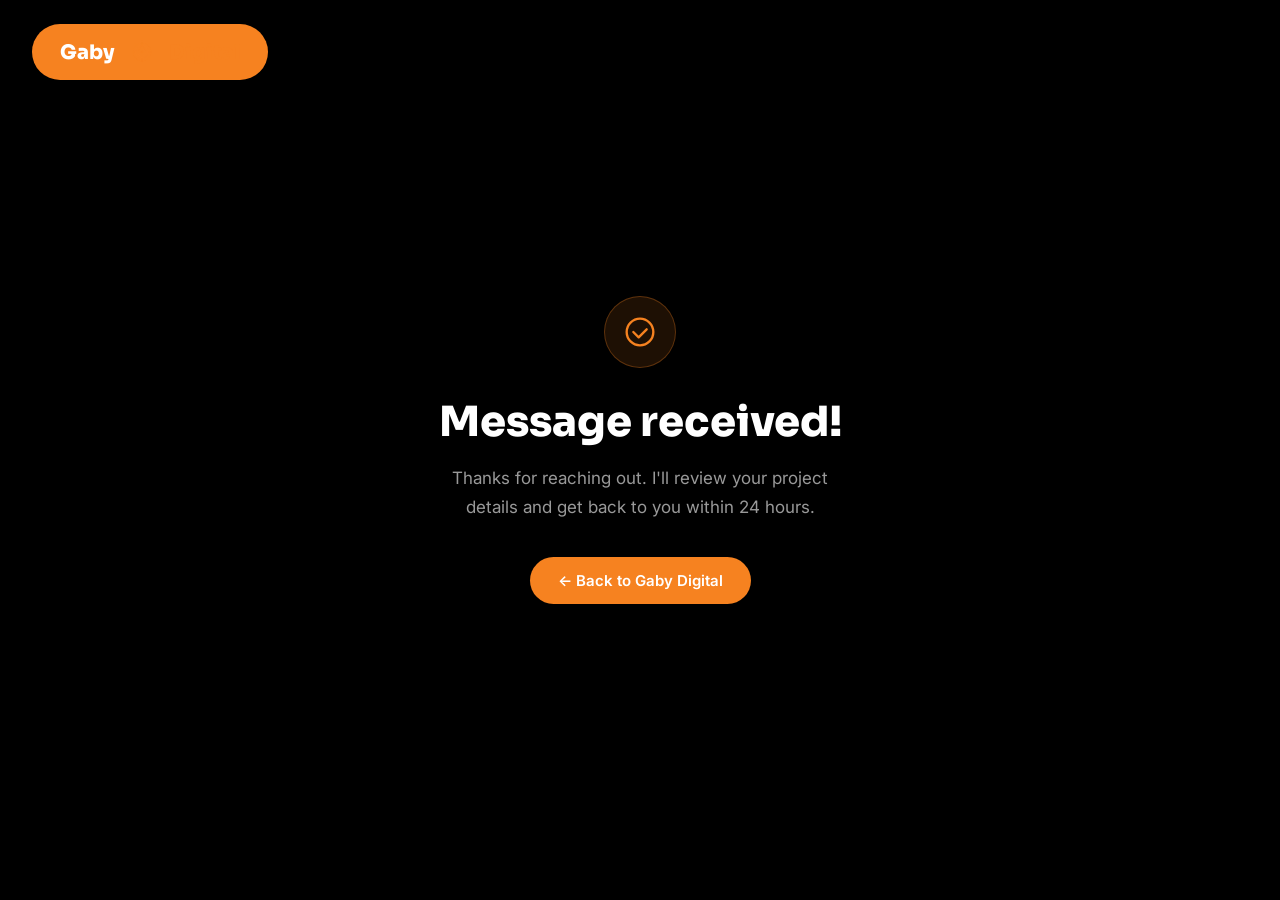
<file: thanks.html>
<!DOCTYPE html>
<html lang="en">
<head>
  <meta charset="UTF-8" />
  <meta name="viewport" content="width=device-width, initial-scale=1.0" />
  <title>Message Sent — Gaby Digital</title>
  <link rel="preconnect" href="https://fonts.googleapis.com" />
  <link rel="preconnect" href="https://fonts.gstatic.com" crossorigin />
  <link href="https://fonts.googleapis.com/css2?family=Inter:wght@400;500;600&family=Sora:wght@700;800&display=swap" rel="stylesheet" />
  <style>
    *, *::before, *::after { box-sizing: border-box; margin: 0; padding: 0; }
    body {
      font-family: 'Inter', sans-serif;
      background: #000;
      color: #fff;
      min-height: 100vh;
      display: flex;
      flex-direction: column;
      align-items: center;
      justify-content: center;
      padding: 24px;
      text-align: center;
      -webkit-font-smoothing: antialiased;
    }
    .icon {
      width: 72px;
      height: 72px;
      background: rgba(246,130,32,.12);
      border: 1.5px solid rgba(246,130,32,.3);
      border-radius: 50%;
      display: flex;
      align-items: center;
      justify-content: center;
      margin: 0 auto 28px;
    }
    .icon svg { width: 32px; height: 32px; color: #F68220; }
    h1 {
      font-family: 'Sora', sans-serif;
      font-size: clamp(1.8rem, 4vw, 2.6rem);
      font-weight: 800;
      margin-bottom: 16px;
    }
    p {
      font-size: 17px;
      color: #999;
      max-width: 420px;
      line-height: 1.7;
      margin-bottom: 36px;
    }
    a {
      display: inline-flex;
      align-items: center;
      gap: 8px;
      background: #F68220;
      color: #fff;
      font-size: 15px;
      font-weight: 600;
      padding: 14px 28px;
      border-radius: 50px;
      text-decoration: none;
      transition: background .2s, transform .2s;
    }
    a:hover { background: #DB6B04; transform: translateY(-2px); }
    .logo {
      position: fixed;
      top: 24px;
      left: 32px;
      font-family: 'Sora', sans-serif;
      font-size: 20px;
      font-weight: 800;
      text-decoration: none;
    }
    .logo-gaby { color: #fff; }
    .logo-digital { color: #F68220; }
  </style>
</head>
<body>
  <a href="https://jrgaby35-afk.github.io/Gaby.Digital/" class="logo">
    <span class="logo-gaby">Gaby</span><img src="gaby-digital-logo-cr9.svg" style="height:28px;width:28px;object-fit:contain;margin:0 5px;" alt="Gaby Digital logo" /><span class="logo-digital">Digital</span>
  </a>
  <div class="icon">
    <svg viewBox="0 0 24 24" fill="none" xmlns="http://www.w3.org/2000/svg">
      <circle cx="12" cy="12" r="10" stroke="currentColor" stroke-width="1.75"/>
      <path d="M7 12l4 4 6-6" stroke="currentColor" stroke-width="1.75" stroke-linecap="round" stroke-linejoin="round"/>
    </svg>
  </div>
  <h1>Message received!</h1>
  <p>Thanks for reaching out. I'll review your project details and get back to you within 24 hours.</p>
  <a href="https://jrgaby35-afk.github.io/Gaby.Digital/">← Back to Gaby Digital</a>
</body>
</html>
</file>
<file: style.css>
/* =============================================
   GABY DIGITAL — STYLESHEET
   ============================================= */

/* --- Reset & Variables --- */
*, *::before, *::after { box-sizing: border-box; margin: 0; padding: 0; }

:root {
  --blue:        #F68220;
  --blue-dark:   #DB6B04;
  --blue-light:  rgba(246,130,32,.12);
  --dark:        #111111;
  --dark-2:      #1c1c1c;
  --mid:         #999999;
  --light:       #181818;
  --white:       #ffffff;
  --border:      #2a2a2a;
  --yellow:      #FFD600;

  --font-head:   'Sora', sans-serif;
  --font-body:   'Inter', sans-serif;

  --radius-sm:   8px;
  --radius:      14px;
  --radius-lg:   24px;

  --shadow-sm:   0 2px 8px rgba(0,0,0,.06);
  --shadow:      0 8px 30px rgba(0,0,0,.08);
  --shadow-lg:   0 20px 60px rgba(0,0,0,.12);

  --nav-h:       72px;
  --section-gap: 100px;
}

html { scroll-behavior: smooth; }

body {
  font-family: var(--font-body);
  font-size: 16px;
  line-height: 1.6;
  color: var(--white);
  background: #000000;
  -webkit-font-smoothing: antialiased;
}

/* --- Utility --- */
.container {
  max-width: 1200px;
  margin: 0 auto;
  padding: 0 24px;
}

.btn {
  display: inline-flex;
  align-items: center;
  justify-content: center;
  gap: 8px;
  font-family: var(--font-body);
  font-size: 15px;
  font-weight: 600;
  line-height: 1;
  padding: 14px 28px;
  border-radius: 50px;
  border: 2px solid transparent;
  cursor: pointer;
  text-decoration: none;
  transition: all .22s ease;
  white-space: nowrap;
}

.btn--primary {
  background: var(--blue);
  color: var(--white);
  border-color: var(--blue);
}
.btn--primary:hover {
  background: var(--blue-dark);
  border-color: var(--blue-dark);
  transform: translateY(-2px);
  box-shadow: 0 8px 24px rgba(246,130,32,.35);
}

.btn--ghost {
  background: transparent;
  color: var(--white);
  border-color: rgba(255,255,255,.2);
}
.btn--ghost:hover {
  border-color: var(--blue);
  color: var(--blue);
  transform: translateY(-2px);
}

.btn--white {
  background: var(--white);
  color: var(--blue);
  border-color: var(--white);
}
.btn--white:hover {
  background: rgba(246,130,32,.15);
  transform: translateY(-2px);
}

.btn--nav {
  background: var(--blue);
  color: var(--white);
  padding: 10px 22px;
  font-size: 14px;
}
.btn--nav:hover {
  background: var(--blue-dark);
  transform: translateY(-1px);
}

.btn--full { width: 100%; }

.btn--sm { padding: 10px 20px; font-size: 13px; }

.section {
  padding: var(--section-gap) 0;
}

.section__header {
  text-align: center;
  max-width: 620px;
  margin: 0 auto 64px;
}
.section__header h2 {
  font-family: var(--font-head);
  font-size: clamp(2rem, 3.5vw, 2.75rem);
  font-weight: 700;
  line-height: 1.2;
  margin: 12px 0 16px;
  color: var(--white);
}
.section__header p {
  color: var(--mid);
  font-size: 17px;
}
.section__header--light h2,
.section__header--light p { color: var(--white); }
.section__header--light p { opacity: .75; }

.section__tag {
  display: inline-block;
  font-size: 12px;
  font-weight: 700;
  letter-spacing: .12em;
  text-transform: uppercase;
  color: var(--blue);
  background: var(--blue-light);
  padding: 6px 14px;
  border-radius: 50px;
}
.section__tag--light {
  color: var(--white);
  background: rgba(255,255,255,.15);
}

/* =============================================
   NAVIGATION
   ============================================= */
.nav {
  position: fixed;
  top: 0; left: 0; right: 0;
  z-index: 100;
  height: var(--nav-h);
  background: rgba(0,0,0,.85);
  backdrop-filter: blur(12px);
  -webkit-backdrop-filter: blur(12px);
  border-bottom: 1px solid var(--border);
  transition: box-shadow .3s;
}
.nav.scrolled {
  box-shadow: 0 4px 30px rgba(0,0,0,.6);
}

.nav__inner {
  display: flex;
  align-items: center;
  justify-content: space-between;
  height: 100%;
  position: relative;
}

.nav__logo {
  text-decoration: none;
  display: flex;
  align-items: center;
}
.nav__wordmark {
  display: flex;
  flex-direction: column;
  font-family: var(--font-head);
  font-size: 22px;
  font-weight: 800;
  letter-spacing: -.5px;
  line-height: 1.15;
}
.logo-img {
  height: 42px;
  width: 42px;
  object-fit: contain;
  flex-shrink: 0;
}


/* Footer logo lockup */
.footer__logo {
  display: flex !important;
  flex-direction: row !important;
  align-items: center;
  gap: 12px;
}
.footer__wordmark {
  display: flex;
  flex-direction: column;
  line-height: 1.15;
}
.footer__logo-divider {
  width: 1px;
  height: 36px;
  background: rgba(255,255,255,.25);
  flex-shrink: 0;
}
.footer__logo-img {
  height: 48px;
  width: 48px;
  object-fit: contain;
}
.logo-gaby   { color: var(--white); }
.logo-digital { color: var(--blue); }

.nav__links {
  display: flex;
  align-items: center;
  gap: 32px;
}
.nav__links a:not(.btn) {
  text-decoration: none;
  font-size: 14px;
  font-weight: 500;
  color: rgba(255,255,255,.55);
  transition: color .2s;
}
.nav__links a:not(.btn):hover { color: var(--white); }

.nav__hamburger {
  display: none;
  flex-direction: column;
  gap: 5px;
  background: none;
  border: none;
  cursor: pointer;
  padding: 4px;
}
.nav__hamburger span {
  display: block;
  width: 24px;
  height: 2px;
  background: var(--white);
  border-radius: 2px;
  transition: all .3s;
}
.nav__hamburger.open span:nth-child(1) { transform: translateY(7px) rotate(45deg); }
.nav__hamburger.open span:nth-child(2) { opacity: 0; }
.nav__hamburger.open span:nth-child(3) { transform: translateY(-7px) rotate(-45deg); }

/* =============================================
   HERO
   ============================================= */
.hero {
  min-height: 100vh;
  display: flex;
  align-items: center;
  position: relative;
  padding-top: var(--nav-h);
  overflow: hidden;
  background: #000000;
}

.hero__bg-grid {
  position: absolute;
  inset: 0;
  background-image:
    linear-gradient(rgba(246,130,32,.04) 1px, transparent 1px),
    linear-gradient(90deg, rgba(246,130,32,.04) 1px, transparent 1px);
  background-size: 60px 60px;
  mask-image: radial-gradient(ellipse 80% 80% at 50% 0%, black 40%, transparent 100%);
  -webkit-mask-image: radial-gradient(ellipse 80% 80% at 50% 0%, black 40%, transparent 100%);
}

.hero__inner {
  position: relative;
  z-index: 1;
  padding-top: 60px;
  padding-bottom: 60px;
  display: grid;
  grid-template-columns: 1fr 420px;
  gap: 60px;
  align-items: center;
}

.hero__content {
  min-width: 0;
}

.hero__logo-display {
  display: flex;
  align-items: center;
  justify-content: center;
}
.hero__logo-display img {
  width: 380px;
  height: 380px;
  object-fit: contain;
  opacity: .92;
  filter: drop-shadow(0 0 60px rgba(246,130,32,.25));
  animation: heroLogoFloat 6s ease-in-out infinite;
}
@keyframes heroLogoFloat {
  0%, 100% { transform: translateY(0); }
  50%       { transform: translateY(-14px); }
}

.hero__badge {
  display: inline-flex;
  align-items: center;
  gap: 8px;
  font-size: 13px;
  font-weight: 600;
  color: var(--blue);
  background: var(--blue-light);
  border: 1px solid rgba(246,130,32,.2);
  padding: 7px 16px;
  border-radius: 50px;
  margin-bottom: 28px;
  letter-spacing: .04em;
  text-transform: uppercase;
}
.hero__badge::before {
  content: '';
  display: block;
  width: 8px;
  height: 8px;
  border-radius: 50%;
  background: var(--blue);
  animation: pulse 2s infinite;
}

@keyframes pulse {
  0%, 100% { opacity: 1; transform: scale(1); }
  50% { opacity: .5; transform: scale(1.3); }
}

.hero__headline {
  font-family: var(--font-head);
  font-size: clamp(2.6rem, 6vw, 4.25rem);
  font-weight: 800;
  line-height: 1.1;
  letter-spacing: -.03em;
  color: var(--white);
  max-width: 800px;
  margin-bottom: 24px;
}

.hero__flip-wrapper {
  display: inline-block;
  position: relative;
  color: var(--blue);
  min-width: 200px;
}
.hero__flip-wrapper::after {
  content: '';
  display: block;
  position: absolute;
  bottom: 0;
  left: 0;
  right: 0;
  height: 4px;
  background: var(--blue);
  border-radius: 2px;
  transform: scaleX(0);
  transform-origin: left;
  animation: underlineIn .5s .1s forwards;
}
@keyframes underlineIn {
  to { transform: scaleX(1); }
}

.hero__flip {
  display: inline-block;
  transition: opacity .25s, transform .25s;
}
.hero__flip.fade-out {
  opacity: 0;
  transform: translateY(-8px);
}
.hero__flip.fade-in {
  opacity: 1;
  transform: translateY(0);
}

.hero__sub {
  font-size: clamp(16px, 2vw, 19px);
  color: var(--mid);
  max-width: 560px;
  margin-bottom: 40px;
  line-height: 1.7;
}

.hero__ctas {
  display: flex;
  gap: 16px;
  flex-wrap: wrap;
  margin-bottom: 60px;
}

.hero__trust {
  display: flex;
  align-items: center;
  flex-wrap: wrap;
  gap: 10px 0;
}
.trust-item {
  display: inline-flex;
  align-items: center;
  gap: 6px;
  font-size: 14px;
  font-weight: 500;
  color: var(--mid);
}
.trust-item svg {
  width: 16px;
  height: 16px;
  color: var(--blue);
  flex-shrink: 0;
}
.trust-sep {
  padding: 0 14px;
  color: var(--border);
  font-size: 18px;
  line-height: 1;
}

.hero__scroll-hint {
  position: absolute;
  bottom: 32px;
  right: 48px;
  display: flex;
  align-items: center;
  gap: 12px;
  font-size: 11px;
  font-weight: 600;
  letter-spacing: .1em;
  text-transform: uppercase;
  color: var(--mid);
  writing-mode: vertical-rl;
}
.hero__scroll-line {
  width: 1px;
  height: 60px;
  background: linear-gradient(to bottom, transparent, var(--blue));
  animation: scrollLine 2s ease-in-out infinite;
}
@keyframes scrollLine {
  0%, 100% { opacity: .3; transform: scaleY(1); }
  50% { opacity: 1; transform: scaleY(1.3); }
}

/* =============================================
   MARQUEE
   ============================================= */
.marquee {
  background: var(--dark);
  padding: 18px 0;
  overflow: hidden;
  border-top: 1px solid rgba(255,255,255,.06);
  border-bottom: 1px solid rgba(255,255,255,.06);
}

.marquee__track {
  display: flex;
  gap: 0;
  white-space: nowrap;
  animation: marquee 28s linear infinite;
}

.marquee__track span {
  font-size: 13px;
  font-weight: 600;
  letter-spacing: .08em;
  text-transform: uppercase;
  color: rgba(255,255,255,.6);
  padding: 0 24px;
}
.marquee__track .dot {
  color: var(--blue);
  padding: 0 4px;
}

@keyframes marquee {
  from { transform: translateX(0); }
  to   { transform: translateX(-50%); }
}

/* =============================================
   SERVICES
   ============================================= */
.services {
  background: #000000;
}

.services__grid {
  display: grid;
  grid-template-columns: repeat(3, 1fr);
  gap: 24px;
}

.service-card {
  background: var(--light);
  border: 1.5px solid var(--border);
  border-radius: var(--radius-lg);
  padding: 36px 32px;
  transition: all .25s ease;
  cursor: default;
}
.service-card:hover {
  border-color: var(--blue);
  box-shadow: 0 8px 40px rgba(246,130,32,.15);
  transform: translateY(-4px);
}

.service-card__icon {
  width: 52px;
  height: 52px;
  background: var(--blue-light);
  border-radius: var(--radius);
  display: flex;
  align-items: center;
  justify-content: center;
  color: var(--blue);
  margin-bottom: 20px;
  transition: background .25s;
}
.service-card__icon svg {
  width: 26px;
  height: 26px;
}
.service-card:hover .service-card__icon {
  background: var(--blue);
  color: var(--white);
}

.service-card h3 {
  font-family: var(--font-head);
  font-size: 1.15rem;
  font-weight: 700;
  margin-bottom: 10px;
  color: var(--white);
}

.service-card p {
  font-size: 15px;
  color: var(--mid);
  line-height: 1.65;
}

/* =============================================
   COVERAGE CHART
   ============================================= */
.coverage {
  background: var(--dark);
}
.coverage .section__header h2,
.coverage .section__header p { color: var(--white); }
.coverage .section__header p { opacity: .6; }
.coverage .section__tag {
  color: var(--yellow);
  background: rgba(255,214,0,.12);
}

.coverage__layout {
  display: grid;
  grid-template-columns: 1fr 360px;
  gap: 56px;
  align-items: start;
}

/* Pool header */
.cov-pool {
  background: rgba(246,130,32,.1);
  border: 1px solid rgba(246,130,32,.25);
  border-radius: var(--radius);
  padding: 18px 24px;
  margin-bottom: 32px;
  display: flex;
  align-items: center;
  justify-content: space-between;
}
.cov-pool__label {
  font-family: var(--font-head);
  font-size: 1rem;
  font-weight: 700;
  color: var(--white);
}
.cov-pool__sub {
  font-size: 13px;
  color: rgba(255,255,255,.45);
}

/* Bars */
.cov-bars {
  display: flex;
  flex-direction: column;
  gap: 28px;
}

.cov-bar {}

.cov-bar__meta {
  display: flex;
  align-items: center;
  justify-content: space-between;
  margin-bottom: 10px;
}

.cov-bar__name {
  display: flex;
  align-items: center;
  gap: 8px;
  font-size: 14px;
  font-weight: 600;
  color: var(--white);
}
.cov-bar__name svg {
  width: 16px;
  height: 16px;
  color: var(--blue);
}

.cov-bar__pct {
  font-family: var(--font-head);
  font-size: 14px;
  font-weight: 700;
  color: var(--blue);
}

.cov-bar__track {
  height: 8px;
  background: rgba(255,255,255,.08);
  border-radius: 4px;
  overflow: hidden;
  margin-bottom: 8px;
}

.cov-bar__fill {
  height: 100%;
  width: 0;
  border-radius: 4px;
  background: linear-gradient(90deg, var(--blue), var(--yellow));
  transition: width 1.2s cubic-bezier(.4,0,.2,1);
  position: relative;
}
.cov-bar__fill::after {
  content: '';
  position: absolute;
  top: 0; right: 0; bottom: 0;
  width: 40px;
  background: linear-gradient(90deg, transparent, rgba(255,255,255,.25));
  animation: shimmer 2s 1.4s infinite;
}
@keyframes shimmer {
  0%   { opacity: 0; transform: translateX(-20px); }
  50%  { opacity: 1; }
  100% { opacity: 0; transform: translateX(20px); }
}

.cov-bar__desc {
  font-size: 13px;
  color: rgba(255,255,255,.4);
  line-height: 1.55;
}

/* animate bars on scroll */
.cov-bar.animate-bar .cov-bar__fill {
  width: var(--pct);
}

/* Callouts */
.coverage__callouts {
  display: flex;
  flex-direction: column;
  gap: 20px;
}

.cov-callout {
  display: flex;
  gap: 16px;
  align-items: flex-start;
  background: rgba(255,255,255,.04);
  border: 1px solid rgba(255,255,255,.07);
  border-radius: var(--radius);
  padding: 22px 20px;
  transition: border-color .25s, background .25s;
}
.cov-callout:hover {
  background: rgba(246,130,32,.07);
  border-color: rgba(246,130,32,.3);
}

.cov-callout__icon {
  width: 42px;
  height: 42px;
  flex-shrink: 0;
  background: rgba(246,130,32,.12);
  border-radius: var(--radius-sm);
  display: flex;
  align-items: center;
  justify-content: center;
  color: var(--blue);
}
.cov-callout__icon svg { width: 20px; height: 20px; }

.cov-callout strong {
  display: block;
  font-size: 15px;
  font-weight: 700;
  color: var(--white);
  margin-bottom: 5px;
}
.cov-callout p {
  font-size: 13px;
  color: rgba(255,255,255,.45);
  line-height: 1.55;
}

/* =============================================
   PROCESS
   ============================================= */
.process {
  background: var(--dark);
}

.process__steps {
  display: flex;
  align-items: flex-start;
  gap: 0;
}

.process-step {
  flex: 1;
  display: flex;
  flex-direction: column;
  gap: 20px;
}

.process-step__num {
  font-family: var(--font-head);
  font-size: 4rem;
  font-weight: 800;
  color: rgba(255,255,255,.08);
  line-height: 1;
}

.process-step__content h3 {
  font-family: var(--font-head);
  font-size: 1.2rem;
  font-weight: 700;
  color: var(--white);
  margin-bottom: 10px;
}
.process-step__content p {
  font-size: 15px;
  color: rgba(255,255,255,.55);
  line-height: 1.65;
}

.process-step__connector {
  flex: 0 0 40px;
  height: 2px;
  background: linear-gradient(90deg, rgba(246,130,32,.6), rgba(246,130,32,.1));
  margin-top: 28px;
  border-radius: 1px;
}

/* =============================================
   WORK / PORTFOLIO
   ============================================= */
.work {
  background: var(--light);
}

.work__grid {
  display: grid;
  grid-template-columns: repeat(3, 1fr);
  grid-template-rows: repeat(2, 240px);
  gap: 20px;
}

.work-card { border-radius: var(--radius-lg); overflow: hidden; cursor: pointer; }
.work-card--wide { grid-column: span 2; }

.work-card__img {
  width: 100%;
  height: 100%;
  position: relative;
  transition: transform .4s ease;
  background-size: cover;
  background-position: center;
}

.work-card:hover .work-card__img { transform: scale(1.03); }

/* Placeholder gradient backgrounds for portfolio cards */
.work-card__img--1 { background: linear-gradient(135deg, #667eea 0%, #764ba2 100%); }
.work-card__img--2 { background: linear-gradient(135deg, #f093fb 0%, #f5576c 100%); }
.work-card__img--3 { background: linear-gradient(135deg, #4facfe 0%, #00f2fe 100%); }
.work-card__img--4 { background: linear-gradient(135deg, #43e97b 0%, #38f9d7 100%); }
.work-card__img--5 { background: linear-gradient(135deg, #fa709a 0%, #fee140 100%); }

.work-card__overlay {
  position: absolute;
  inset: 0;
  background: linear-gradient(to top, rgba(10,12,30,.85) 0%, transparent 60%);
  display: flex;
  flex-direction: column;
  justify-content: flex-end;
  padding: 24px;
  opacity: 0;
  transition: opacity .3s;
}
.work-card:hover .work-card__overlay { opacity: 1; }

.work-card__type {
  font-size: 11px;
  font-weight: 700;
  letter-spacing: .1em;
  text-transform: uppercase;
  color: var(--blue);
  background: rgba(246,130,32,.2);
  padding: 4px 10px;
  border-radius: 20px;
  display: inline-block;
  margin-bottom: 8px;
  align-self: flex-start;
}
.work-card__overlay h3 {
  font-family: var(--font-head);
  font-size: 1.1rem;
  font-weight: 700;
  color: var(--white);
  margin-bottom: 6px;
}
.work-card__overlay p {
  font-size: 13px;
  color: rgba(255,255,255,.7);
}

/* =============================================
   ABOUT
   ============================================= */
.about {
  background: #000000;
}

.about__inner {
  display: grid;
  grid-template-columns: 1fr 1fr;
  gap: 80px;
  align-items: center;
}

.about__visual {
  position: relative;
  min-height: 400px;
}

.about__card {
  position: absolute;
  background: var(--light);
  border: 1.5px solid var(--border);
  border-radius: var(--radius-lg);
  padding: 24px 28px;
  box-shadow: 0 8px 40px rgba(0,0,0,.5);
  display: flex;
  flex-direction: column;
  gap: 6px;
  transition: transform .3s;
}
.about__card:hover { transform: translateY(-4px); }
.about__card strong { font-size: 1rem; font-weight: 700; color: var(--white); }
.about__card span { font-size: 14px; color: var(--mid); }
.about__card-icon {
  width: 40px;
  height: 40px;
  background: var(--blue-light);
  border-radius: var(--radius-sm);
  display: flex;
  align-items: center;
  justify-content: center;
  color: var(--blue);
  margin-bottom: 12px;
  flex-shrink: 0;
}
.about__card--main .about__card-icon {
  background: var(--blue);
  color: var(--white);
}
.about__card-icon svg { width: 20px; height: 20px; }

.about__card--main {
  top: 0; left: 0;
  width: 260px;
  border-color: var(--blue);
  box-shadow: 0 8px 40px rgba(0,0,0,.5), 0 0 0 4px rgba(246,130,32,.15);
}
.about__card--secondary {
  top: 140px; right: 0;
  width: 240px;
}
.about__card--tertiary {
  bottom: 0; left: 60px;
  width: 250px;
}

.about__content .section__tag { margin-bottom: 16px; }
.about__content h2 {
  font-family: var(--font-head);
  font-size: clamp(2rem, 3.5vw, 2.6rem);
  font-weight: 700;
  line-height: 1.2;
  margin-bottom: 20px;
  color: var(--white);
}
.about__content p {
  font-size: 16px;
  color: var(--mid);
  line-height: 1.75;
  margin-bottom: 16px;
}
.about__content p strong { color: var(--white); font-weight: 600; }

.about__list {
  list-style: none;
  display: flex;
  flex-direction: column;
  gap: 12px;
  margin: 28px 0 36px;
}
.about__list li {
  display: flex;
  align-items: center;
  gap: 10px;
  font-size: 15px;
  font-weight: 500;
  color: var(--white);
}
.about__list li svg {
  flex-shrink: 0;
  width: 20px;
  height: 20px;
}

/* =============================================
   TESTIMONIALS
   ============================================= */
.testimonials {
  background: var(--dark-2);
}

.testimonials__grid {
  display: grid;
  grid-template-columns: repeat(3, 1fr);
  gap: 24px;
}

.testimonial-card {
  background: rgba(255,255,255,.05);
  border: 1px solid rgba(255,255,255,.08);
  border-radius: var(--radius-lg);
  padding: 32px;
  transition: all .25s;
}
.testimonial-card:hover {
  background: rgba(255,255,255,.08);
  border-color: rgba(246,130,32,.4);
  transform: translateY(-4px);
}

.testimonial-card__stars {
  color: #fbbf24;
  font-size: 18px;
  letter-spacing: 2px;
  margin-bottom: 16px;
}

.testimonial-card p {
  font-size: 15px;
  line-height: 1.75;
  color: rgba(255,255,255,.75);
  margin-bottom: 24px;
  font-style: italic;
}

.testimonial-card__author {
  display: flex;
  align-items: center;
  gap: 12px;
}
.testimonial-card__avatar {
  width: 40px;
  height: 40px;
  border-radius: 50%;
  background: var(--blue);
  display: flex;
  align-items: center;
  justify-content: center;
  font-size: 13px;
  font-weight: 700;
  color: var(--white);
  flex-shrink: 0;
}
.testimonial-card__author strong {
  display: block;
  font-size: 14px;
  font-weight: 700;
  color: var(--white);
}
.testimonial-card__author span {
  font-size: 13px;
  color: rgba(255,255,255,.45);
}

/* =============================================
   CTA BAND
   ============================================= */
.cta-band {
  background: linear-gradient(135deg, var(--blue) 0%, #DB6B04 100%);
  padding: 80px 0;
}

.cta-band__inner {
  display: flex;
  align-items: center;
  justify-content: space-between;
  gap: 40px;
  flex-wrap: wrap;
}

.cta-band h2 {
  font-family: var(--font-head);
  font-size: clamp(1.8rem, 3vw, 2.4rem);
  font-weight: 700;
  color: var(--white);
  margin-bottom: 8px;
}
.cta-band p {
  color: rgba(255,255,255,.75);
  font-size: 16px;
}

/* =============================================
   CONTACT
   ============================================= */
.contact {
  background: #000000;
}

.contact__inner {
  display: grid;
  grid-template-columns: 1fr 1.4fr;
  gap: 80px;
  align-items: start;
}

.contact__info .section__tag { margin-bottom: 16px; }
.contact__info h2 {
  font-family: var(--font-head);
  font-size: clamp(1.8rem, 3vw, 2.4rem);
  font-weight: 700;
  line-height: 1.2;
  color: var(--white);
  margin-bottom: 16px;
}
.contact__info > p {
  font-size: 16px;
  color: var(--mid);
  line-height: 1.7;
  margin-bottom: 40px;
}

.contact__details {
  display: flex;
  flex-direction: column;
  gap: 20px;
}

.contact-detail {
  display: flex;
  align-items: center;
  gap: 16px;
  text-decoration: none;
  transition: transform .2s;
}
.contact-detail:hover { transform: translateX(4px); }

.contact-detail__icon {
  width: 48px;
  height: 48px;
  background: var(--light);
  border: 1.5px solid var(--border);
  border-radius: var(--radius);
  display: flex;
  align-items: center;
  justify-content: center;
  color: var(--blue);
  flex-shrink: 0;
}
.contact-detail__icon svg { width: 20px; height: 20px; }

.contact-detail span {
  display: block;
  font-size: 12px;
  font-weight: 600;
  letter-spacing: .06em;
  text-transform: uppercase;
  color: var(--mid);
  margin-bottom: 2px;
}
.contact-detail strong {
  display: block;
  font-size: 16px;
  font-weight: 600;
  color: var(--white);
}

/* --- Form --- */
.contact__form {
  background: var(--light);
  border: 1.5px solid var(--border);
  border-radius: var(--radius-lg);
  padding: 44px 40px;
  box-shadow: var(--shadow);
}

.form__row {
  display: grid;
  grid-template-columns: 1fr 1fr;
  gap: 20px;
}

.form__group {
  display: flex;
  flex-direction: column;
  gap: 8px;
  margin-bottom: 20px;
}

.form__group label {
  font-size: 13px;
  font-weight: 600;
  color: var(--white);
  letter-spacing: .03em;
}

.form__group input,
.form__group select,
.form__group textarea {
  font-family: var(--font-body);
  font-size: 15px;
  color: var(--white);
  background: #111111;
  border: 1.5px solid var(--border);
  border-radius: var(--radius-sm);
  padding: 13px 16px;
  transition: border-color .2s, box-shadow .2s;
  outline: none;
  appearance: none;
  -webkit-appearance: none;
  resize: vertical;
}

.form__group input::placeholder,
.form__group textarea::placeholder {
  color: #555555;
}

.form__group input:focus,
.form__group select:focus,
.form__group textarea:focus {
  border-color: var(--blue);
  background: #1a1a1a;
  box-shadow: 0 0 0 3px rgba(246,130,32,.2);
}

.form__group select {
  background-image: url("data:image/svg+xml,%3Csvg xmlns='http://www.w3.org/2000/svg' viewBox='0 0 24 24' fill='none' stroke='%23999999' stroke-width='2'%3E%3Cpolyline points='6 9 12 15 18 9'/%3E%3C/svg%3E");
  background-repeat: no-repeat;
  background-position: right 14px center;
  background-size: 16px;
  padding-right: 44px;
  cursor: pointer;
}

.form__note {
  text-align: center;
  font-size: 13px;
  color: var(--mid);
  margin-top: 12px;
}

/* =============================================
   FOOTER
   ============================================= */
.footer {
  background: var(--dark);
  padding-top: 80px;
}

.footer__inner {
  display: grid;
  grid-template-columns: 1.4fr 2fr;
  gap: 80px;
  padding-bottom: 60px;
  border-bottom: 1px solid rgba(255,255,255,.08);
}

.footer__brand p {
  font-size: 15px;
  color: rgba(255,255,255,.5);
  margin: 20px 0 28px;
  line-height: 1.7;
}
.footer__brand .nav__logo {
  display: inline-block;
  margin-bottom: 4px;
}

.footer__social {
  display: flex;
  gap: 12px;
}
.footer__social a {
  width: 38px;
  height: 38px;
  border-radius: var(--radius-sm);
  background: rgba(255,255,255,.06);
  border: 1px solid rgba(255,255,255,.08);
  display: flex;
  align-items: center;
  justify-content: center;
  color: rgba(255,255,255,.55);
  text-decoration: none;
  transition: all .2s;
}
.footer__social a:hover {
  background: var(--blue);
  border-color: var(--blue);
  color: var(--white);
}
.footer__social svg { width: 16px; height: 16px; }

.footer__links {
  display: grid;
  grid-template-columns: repeat(3, 1fr);
  gap: 40px;
}

.footer__col h4 {
  font-size: 12px;
  font-weight: 700;
  letter-spacing: .1em;
  text-transform: uppercase;
  color: rgba(255,255,255,.35);
  margin-bottom: 20px;
}

.footer__col a,
.footer__col span {
  display: block;
  font-size: 14px;
  color: rgba(255,255,255,.6);
  text-decoration: none;
  margin-bottom: 10px;
  transition: color .2s;
}
.footer__col a:hover { color: var(--white); }
.footer__col span { cursor: default; }

.footer__bottom {
  padding: 24px 0;
}
.footer__bottom .container {
  display: flex;
  align-items: center;
  justify-content: space-between;
  flex-wrap: wrap;
  gap: 12px;
}
.footer__bottom p {
  font-size: 13px;
  color: rgba(255,255,255,.3);
}

.footer__bottom-links {
  display: flex;
  gap: 24px;
}
.footer__bottom-links a {
  font-size: 13px;
  color: rgba(255,255,255,.3);
  text-decoration: none;
  transition: color .2s;
}
.footer__bottom-links a:hover { color: rgba(255,255,255,.7); }

/* =============================================
   RESPONSIVE
   ============================================= */
@media (max-width: 1024px) {
  .about__inner { grid-template-columns: 1fr; gap: 60px; }
  .about__visual { min-height: 320px; }
  .about__card--secondary { right: -20px; }
}

@media (max-width: 1024px) {
  .coverage__layout { grid-template-columns: 1fr; gap: 40px; }
  .coverage__callouts { flex-direction: row; flex-wrap: wrap; }
  .cov-callout { flex: 1 1 260px; }
}

@media (max-width: 900px) {
  .services__grid { grid-template-columns: repeat(2, 1fr); }
  .testimonials__grid { grid-template-columns: 1fr; gap: 16px; }
  .process__steps { flex-direction: column; gap: 32px; }
  .process-step__connector {
    width: 2px;
    height: 32px;
    align-self: flex-start;
    margin-top: 0;
    margin-left: 20px;
    background: linear-gradient(to bottom, rgba(246,130,32,.6), rgba(246,130,32,.1));
  }
  .work__grid { grid-template-columns: 1fr 1fr; grid-template-rows: auto; }
  .work-card--wide { grid-column: span 2; height: 280px; }
  .work-card { height: 200px; }
  .contact__inner { grid-template-columns: 1fr; gap: 48px; }
  .footer__inner { grid-template-columns: 1fr; gap: 48px; }
  .footer__links { grid-template-columns: repeat(2, 1fr); }
}

@media (max-width: 768px) {
  :root { --section-gap: 70px; }

  .nav__links {
    display: none;
    position: fixed;
    top: var(--nav-h);
    left: 0; right: 0;
    background: #111111;
    border-bottom: 1px solid var(--border);
    flex-direction: column;
    align-items: stretch;
    padding: 24px;
    gap: 4px;
    box-shadow: 0 20px 60px rgba(0,0,0,.8);
  }
  .nav__links.open { display: flex; }
  .nav__links a:not(.btn) {
    padding: 12px 0;
    font-size: 16px;
    border-bottom: 1px solid var(--border);
  }
  .nav__links .btn { margin-top: 12px; text-align: center; }
  .nav__hamburger { display: flex; }

  .hero__headline { font-size: clamp(2rem, 7vw, 3rem); }
  .hero__stats { gap: 28px; }
  .hero__scroll-hint { display: none; }
  .hero__inner { grid-template-columns: 1fr; }
  .hero__logo-display { display: none; }

  .services__grid { grid-template-columns: 1fr; }

  .about__visual { display: none; }
  .about__inner { grid-template-columns: 1fr; gap: 0; }

  .work__grid { grid-template-columns: 1fr; }
  .work-card--wide { grid-column: span 1; }
  .work-card, .work-card--wide { height: 220px; }
  .work-card__overlay { opacity: 1; }

  .cta-band__inner { flex-direction: column; text-align: center; }

  .contact__form { padding: 28px 20px; }
  .form__row { grid-template-columns: 1fr; }

  .footer__links { grid-template-columns: 1fr 1fr; }

  .hero__ctas { flex-direction: column; }
  .hero__ctas .btn { text-align: center; justify-content: center; }
}

@media (max-width: 480px) {
  :root { --section-gap: 56px; }
  .section__header { margin-bottom: 40px; }
  .footer__links { grid-template-columns: 1fr; }
  .footer__bottom .container { flex-direction: column; align-items: flex-start; }
}
</file>
